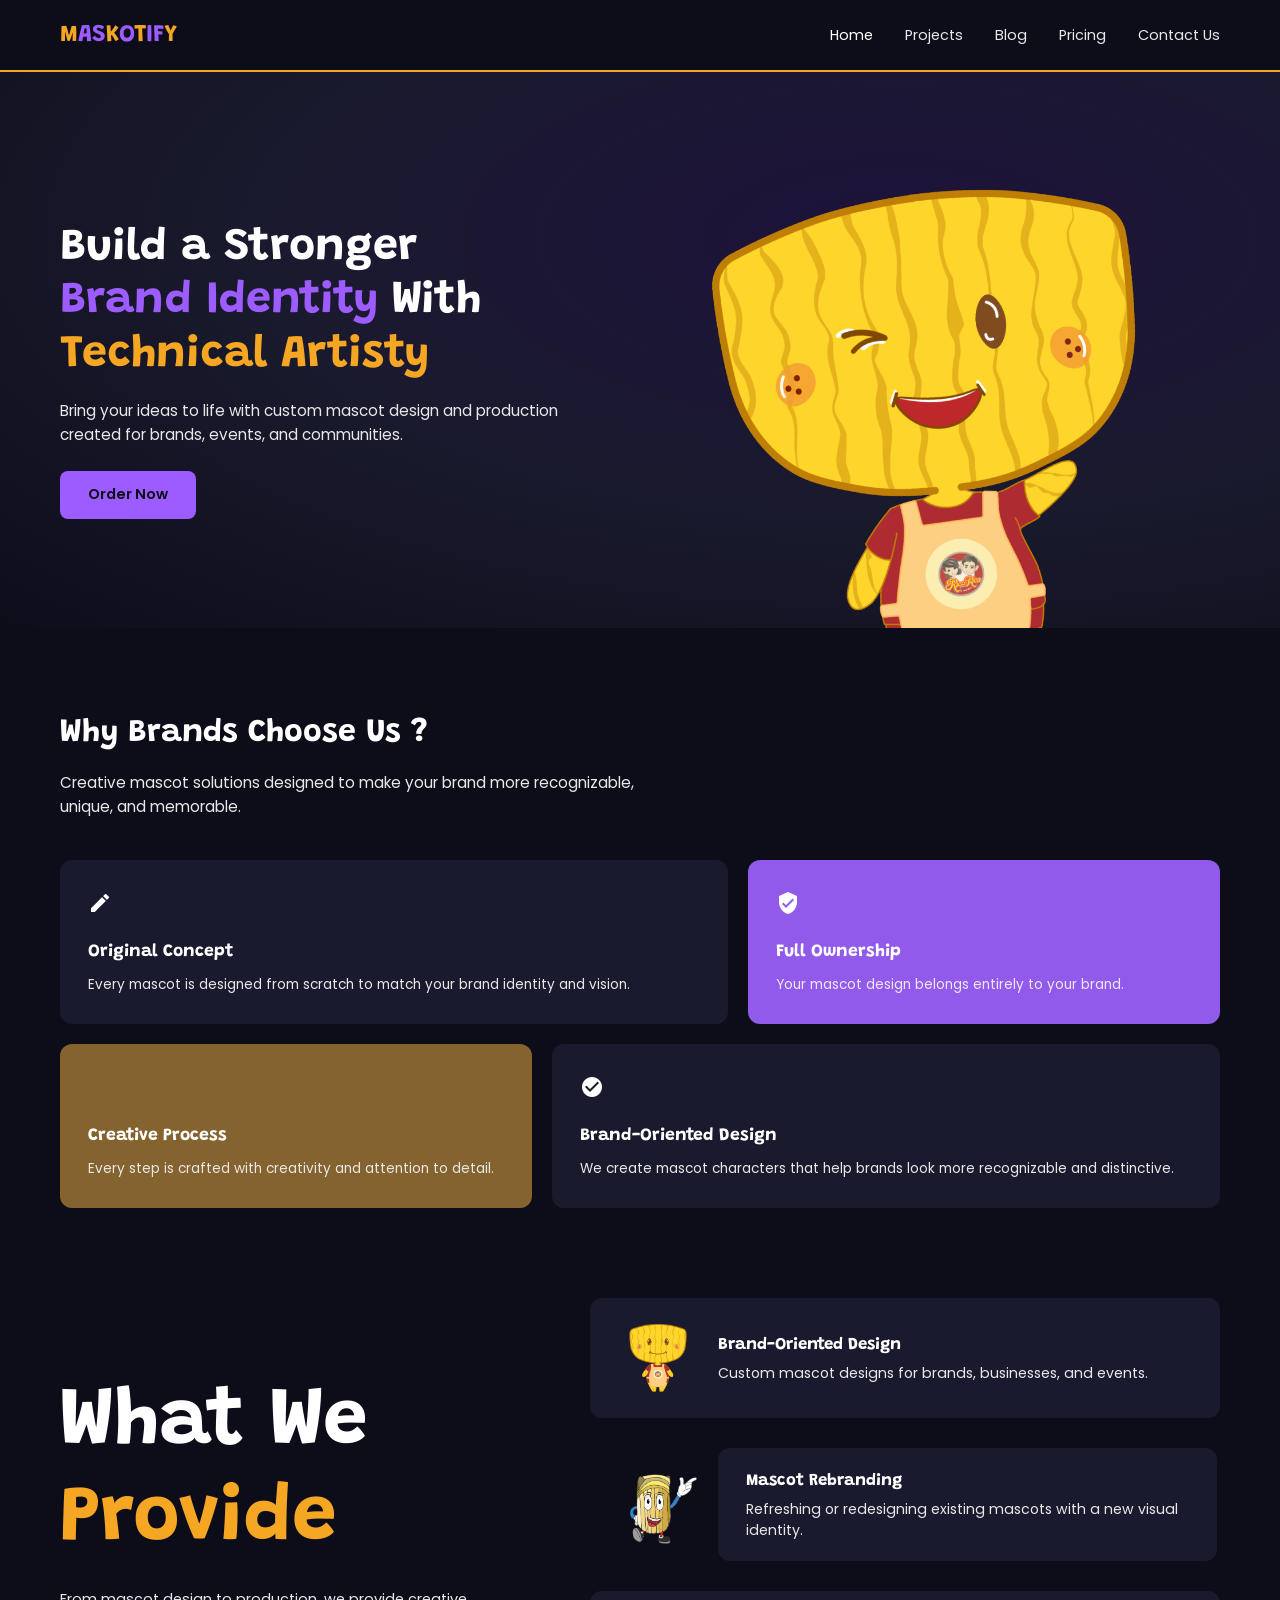
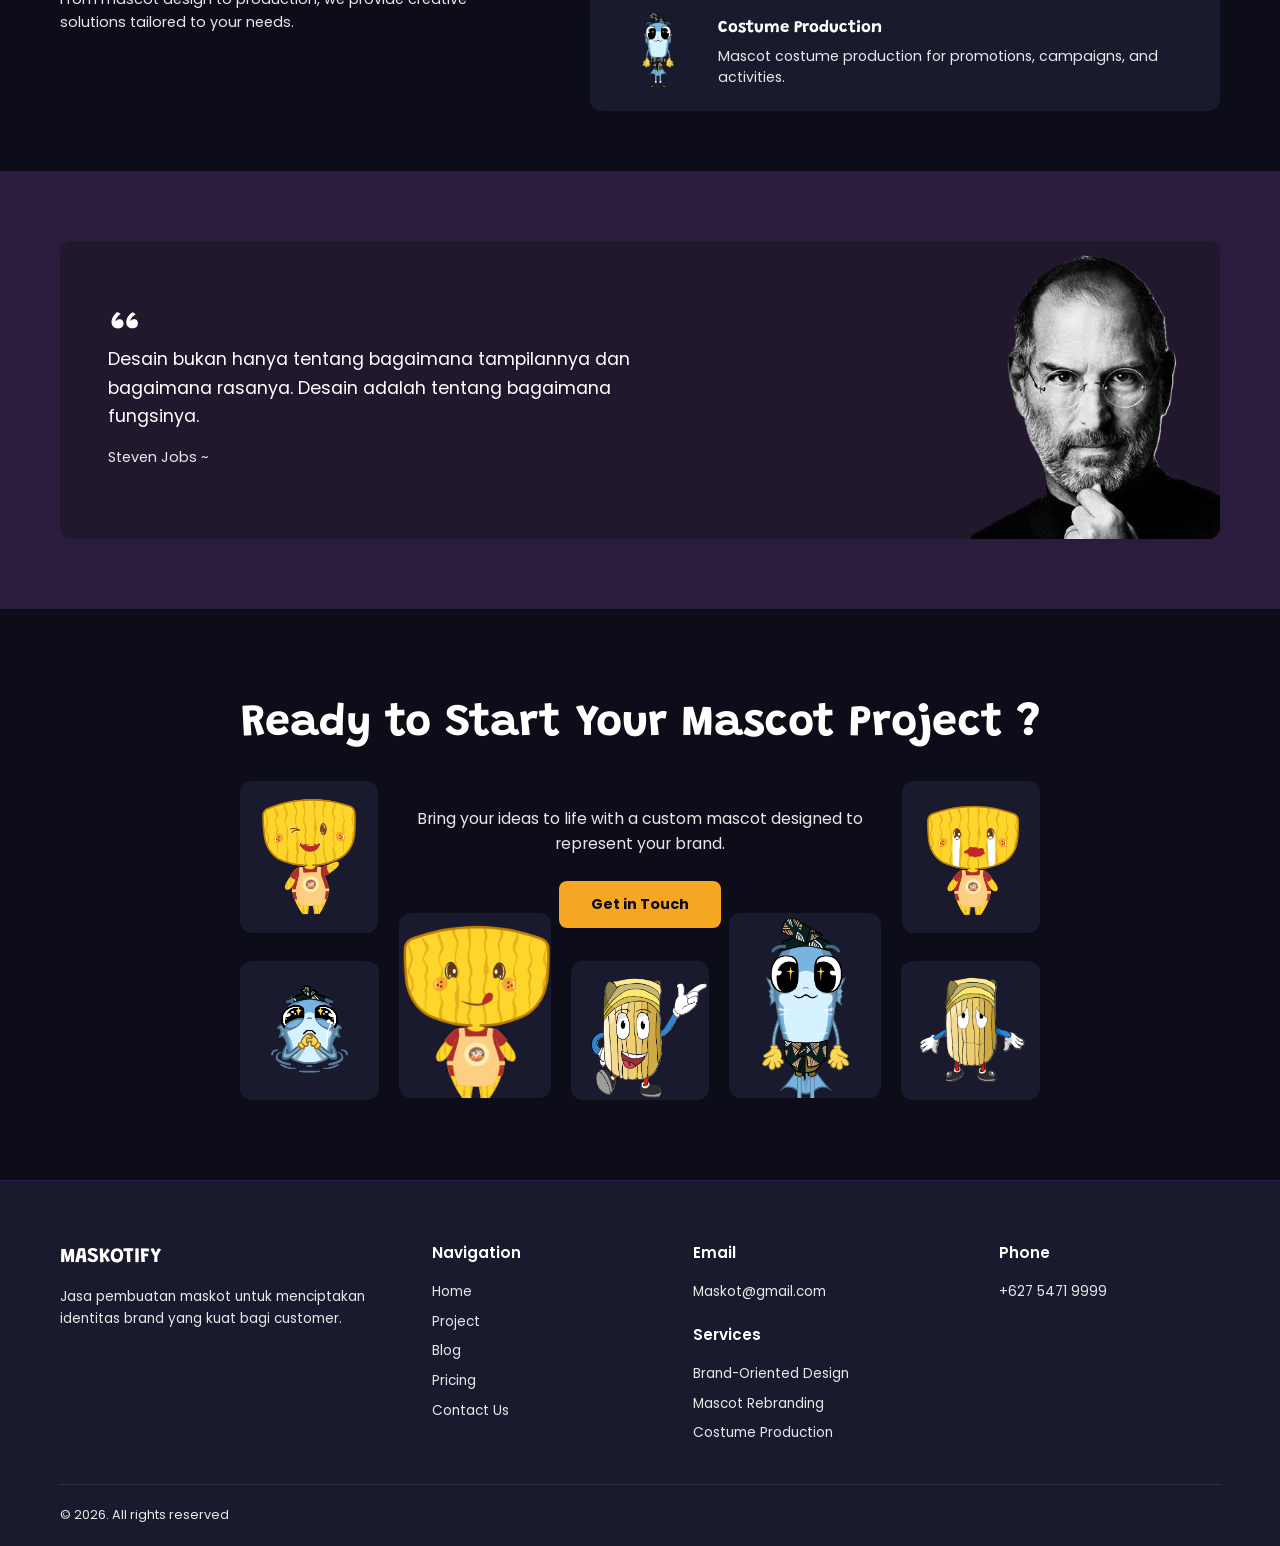
<file: index.html>
<!DOCTYPE html>
<html lang="id">
<head>
  <meta charset="UTF-8">
  <meta name="viewport" content="width=device-width, initial-scale=1.0">
  <title>Maskot Studio - Build a Stronger Brand Identity</title>
 <link rel='stylesheet' href='https://cdn-uicons.flaticon.com/3.0.0/uicons-regular-rounded/css/uicons-regular-rounded.css'>
  <link rel='stylesheet' href='https://cdn-uicons.flaticon.com/uicons-brands/css/uicons-brands.css'>
  <link href="https://fonts.googleapis.com/css2?family=Grandstander:wght@400;600;700&family=Poppins:wght@300;400;500;600;700&display=swap" rel="stylesheet">
  <link href="https://fonts.googleapis.com/icon?family=Material+Icons" rel="stylesheet">
  <link rel="stylesheet" href="./style/nav.css">
  <link rel="stylesheet" href="./style/style.css">
</head>
<body>

  <!-- NAVIGASI -->
  <nav class="navigasi">
    <div class="navigasi-wadah">
        <a href="/" class="navigasi-logo">M<span class="sorotan-ungu">AS</span>K<span class="sorotan-ungu">O</span>T<span class="sorotan-ungu">IF</span>Y</a>
      <ul class="navigasi-menu" id="navMenu">
        <li><a href="#" class="aktif">Home</a></li>
        <li><a href="projects.html">Projects</a></li>
        <li><a href="success-stories.html">Blog</a></li>
        <li><a href="pricing.html">Pricing</a></li>
        <li><a href="contact-us.html">Contact Us</a></li>
      </ul>
      <button class="navigasi-hamburger" id="navToggle" aria-label="Toggle menu">
        <span class="material-icons">menu</span>
      </button>
    </div>
  </nav>

  <!-- HERO -->
  <section class="bagian-hero">
    <div class="wadah">
      <div class="hero-grid">
        <div class="hero-konten">
          <h1 class="hero-judul">
            Build a Stronger
            <span class="sorotan-ungu"><br>Brand Identity</span> With
            <span class="sorotan-oranye">Technical Artisty</span>
          </h1>
          <p class="hero-deskripsi">
            Bring your ideas to life with custom mascot design and production created for brands, events, and communities.
          </p>
          <a href="#" class="tombol-utama">Order Now</a>
        </div>
        <div class="hero-gambar">
          <img src="assets/bikawiks-new.png" alt="Maskot Bika Wiks">
        </div>
      </div>
    </div>
  </section>

  <!-- KENAPA MEMILIH KAMI -->
  <section class="bagian-kenapa">
    <div class="wadah">
      <h2 class="bagian-judul">Why Brands Choose Us ?</h2>
      <p class="bagian-deskripsi">
        Creative mascot solutions designed to make your brand more recognizable, unique, and memorable.
      </p>
      <div class="kartu-grid">
        <div class="kartu">
          <div class="kartu-ikon">
            <span class="material-icons">edit</span>
          </div>
          <h3 class="kartu-judul">Original Concept</h3>
          <p class="kartu-teks">Every mascot is designed from scratch to match your brand identity and vision.</p>
        </div>
        <div class="kartu kartu-ungu">
          <div class="kartu-ikon">
            <span class="material-icons">verified_user</span>
          </div>
          <h3 class="kartu-judul">Full Ownership</h3>
          <p class="kartu-teks">Your mascot design belongs entirely to your brand.</p>
        </div>
        <div class="kartu kartu-kuning">
          <div class="kartu-ikon">
            <span class="material-icons">lightbulb</span>
          </div>
          <h3 class="kartu-judul">Creative Process</h3>
          <p class="kartu-teks">Every step is crafted with creativity and attention to detail.</p>
        </div>
        <div class="kartu">
          <div class="kartu-ikon">
            <span class="material-icons">check_circle</span>
          </div>
          <h3 class="kartu-judul">Brand-Oriented Design</h3>
          <p class="kartu-teks">We create mascot characters that help brands look more recognizable and distinctive.</p>
        </div>
      </div>
    </div>
  </section>

  <!-- APA YANG KAMI SEDIAKAN -->
  <section class="bagian-layanan">
    <div class="wadah">
      <div class="layanan-grid">
        <div class="layanan-kiri">
          <h2 class="layanan-judul">
            What We<br><span class="sorotan-oranye">Provide</span>
          </h2>
          <p class="layanan-sub">
            From mascot design to production, we provide creative solutions tailored to your needs.
          </p>
        </div>
        <div class="layanan-daftar">
          <div class="layanan-item">
            <img src="assets/bikasenyum.png" alt="Brand Design" class="layanan-item-gambar">
            <div>
              <h3 class="layanan-item-judul">Brand-Oriented Design</h3>
              <p class="layanan-item-teks">Custom mascot designs for brands, businesses, and events.</p>
            </div>
          </div>
          <div class="layanan-item-tengah">
            <img src="assets/kacanghappyio.png" alt="Rebranding" class="layanan-item-gambar">
            <div class="item-tengah-content">
              <h3 class="layanan-item-judul">Mascot Rebranding</h3>
              <p class="layanan-item-teks">Refreshing or redesigning existing mascots with a new visual identity.</p>
            </div>
          </div>
          <div class="layanan-item">
            <img src="assets/ikanhappy.png" alt="Costume" class="layanan-item-gambar">
            <div>
              <h3 class="layanan-item-judul">Costume Production</h3>
              <p class="layanan-item-teks">Mascot costume production for promotions, campaigns, and activities.</p>
            </div>
          </div>
        </div>
      </div>
    </div>
  </section>

  <!-- KUTIPAN -->
  <section class="bagian-kutipan">
    <div class="wadah">
      <div class="kutipan-card">
        <div class="kutipan-konten">
          <div class="kutipan-ikon">&ldquo;</div>
          <p class="kutipan-teks">
            Desain bukan hanya tentang bagaimana tampilannya dan bagaimana rasanya. Desain adalah tentang bagaimana fungsinya.
          </p>
          <p class="kutipan-penulis">Steven Jobs ~</p>
        </div>
        <div class="kutipan-gambar">
          <div class="placeholder-kutipan">
             <img src="assets/stevejobs.png" alt="Steve Jobs">
          </div>
        </div>
      </div>
    </div>
  </section>

  <!-- CTA -->
  <section class="bagian-cta">
    <div class="wadah">
      <h2 class="cta-judul">Ready to Start Your Mascot Project ?</h2>
      <div class="cta-tengah">
        <div class="cta-gambar-samping">
          <img src="assets/bikawiks.png" alt="Mascot">
        </div>
        <div class="cta-konten-tengah">
          <p class="cta-deskripsi">
            Bring your ideas to life with a custom mascot designed to represent your brand.
          </p>
          <a href="#" class="tombol-cta">Get in Touch</a>
        </div>
        <div class="cta-gambar-samping">
          <img src="assets/bikanangis.png" alt="Mascot">
        </div>
      </div>
      <div class="galeri-bawah">
        <div class="galeri-item galeri-margin"><img src="assets/ikansedih.png" alt="Mascot"></div>
        <div class="galeri-item galeri-item-height "><img src="assets/bikamelet.png" alt="Mascot"></div>
        <div class="galeri-item galeri-margin"><img src="assets/kacanghappyio.png" alt="Mascot"></div>
        <div class="galeri-item galeri-item-height"><img src="assets/ikanhappy.png" alt="Mascot"></div>
        <div class="galeri-item galeri-margin"><img src="assets/kacangsedih.png" alt="Mascot"></div>
      </div>
    </div>
  </section>

  <!-- FOOTER -->
  <footer class="footer">
    <div class="wadah">
      <div class="footer-grid">
        <div class="footer-kolom">
          <h3 class="footer-logo">MASKOTIFY</h3>
          <p class="footer-desc">Jasa pembuatan maskot untuk menciptakan identitas brand yang kuat bagi customer.</p>
         <div class="footer-social">
            <span><i class="fi-brands-instagram"></i></span>
            <span><i class="fi-brands-facebook"></i></span>
            <span><i class="fi-brands-whatsapp"></i></span>
            <span><i class="fi-brands-twitter"></i></span>
            </div>
        </div>
        <div class="footer-kolom">
          <h4 class="footer-heading">Navigation</h4>
          <ul class="footer-links">
            <li><a href="index.html">Home</a></li>
            <li><a href="projects.html">Project</a></li>
            <li><a href="success-stories.html">Blog</a></li>
            <li><a href="pricing.html">Pricing</a></li>
            <li><a href="contact-us.html">Contact Us</a></li>
          </ul>
        </div>
        <div class="footer-kolom">
          <h4 class="footer-heading">Email</h4>
          <p class="footer-info"><a href="mailto:Maskot@gmail.com">Maskot@gmail.com</a></p>
          <h4 class="footer-heading footer-heading-mt">Services</h4>
          <ul class="footer-links">
            <li>Brand-Oriented Design</li>
            <li>Mascot Rebranding</li>
            <li>Costume Production</li>
          </ul>
        </div>
        <div class="footer-kolom">
          <h4 class="footer-heading">Phone</h4>
          <p class="footer-info">+627 5471 9999</p>
        </div>
      </div>
      <div class="footer-bawah">
        <p class="footer-teks">&copy; 2026. All rights reserved</p>
      </div>
    </div>
  </footer>

  <!-- Script Hamburger Menu -->
  <script>
    const navToggle = document.getElementById('navToggle');
    const navMenu = document.getElementById('navMenu');
    navToggle.addEventListener('click', () => {
      navMenu.classList.toggle('tampil');
    });
  </script>

</body>
</html>
</file>
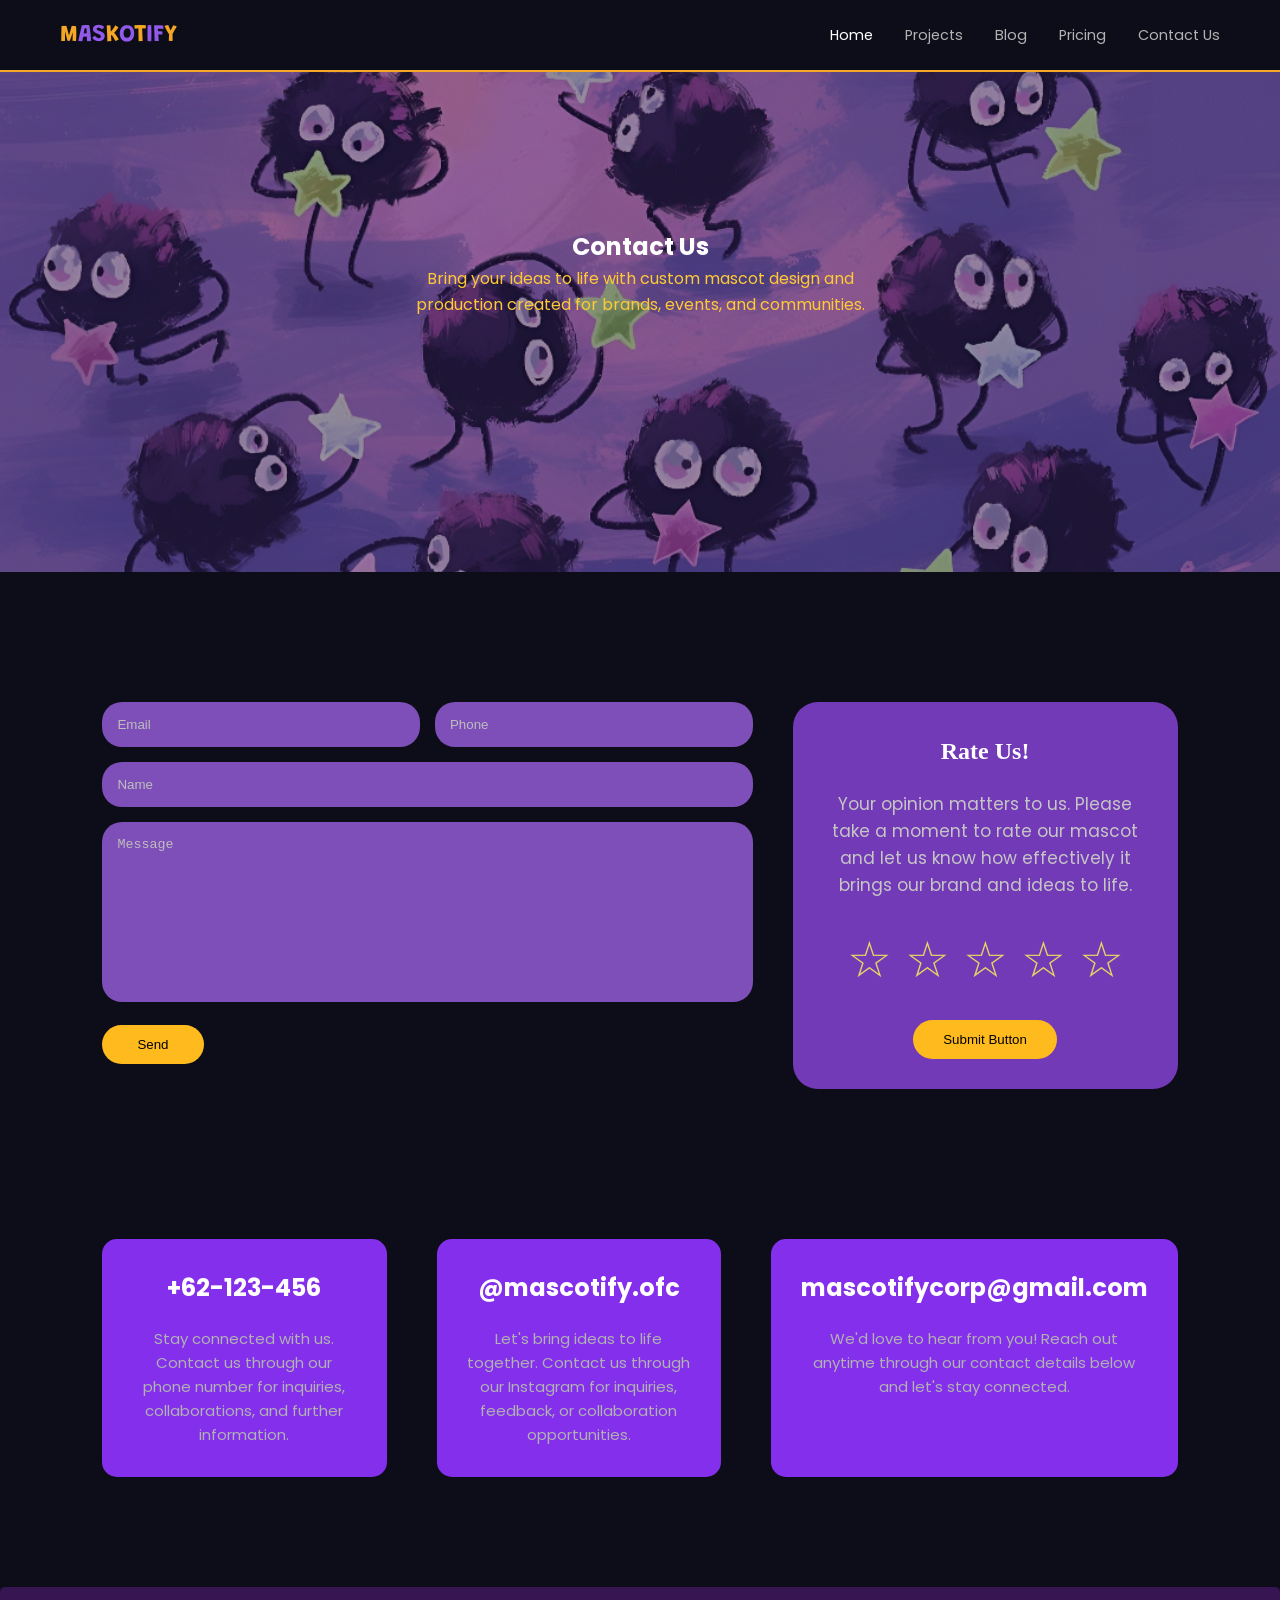
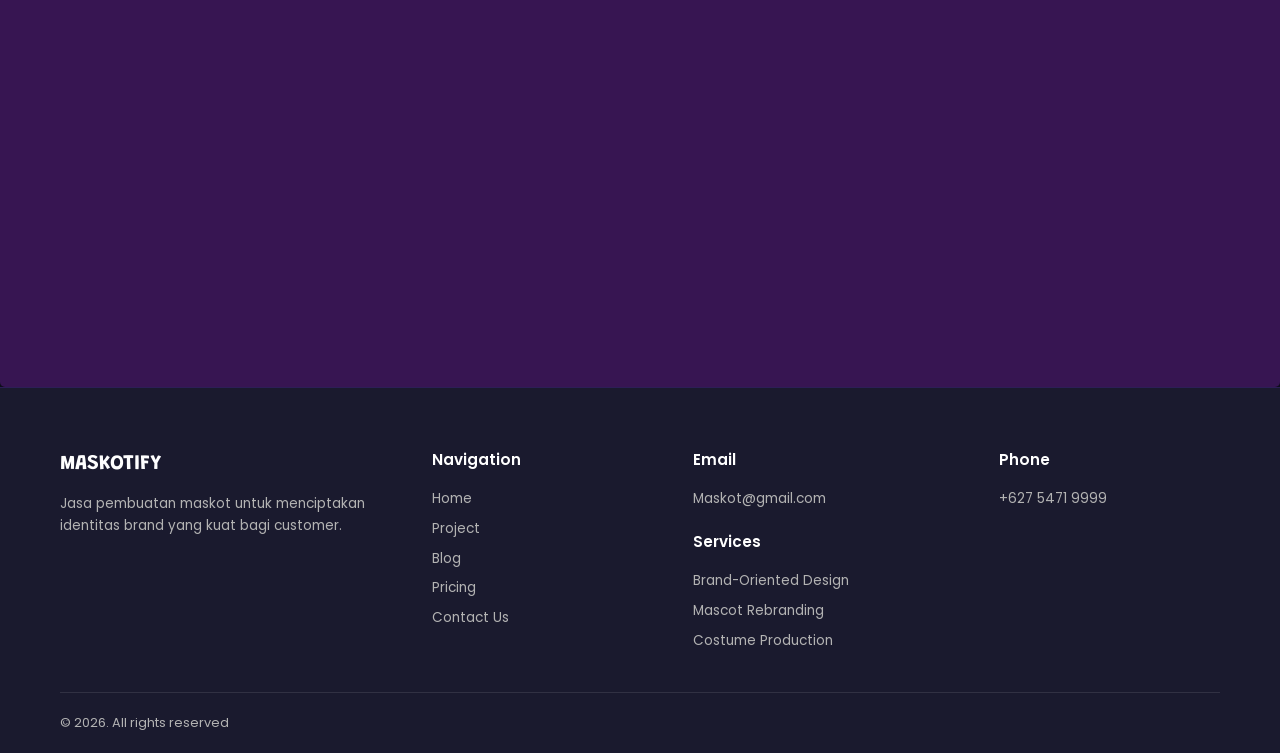
<file: contact-us.html>
<!DOCTYPE html>
<html lang="en">
<head>
    <meta charset="UTF-8">
    <meta name="viewport" content="width=device-width, initial-scale=1.0">
    <title>Contact Us</title>
    <link rel='stylesheet' href='https://cdn-uicons.flaticon.com/3.0.0/uicons-regular-rounded/css/uicons-regular-rounded.css'>
    <link rel='stylesheet' href='https://cdn-uicons.flaticon.com/uicons-brands/css/uicons-brands.css'>
    <link href="https://fonts.googleapis.com/css2?family=Grandstander:wght@400;600;700&family=Poppins:wght@300;400;500;600;700&display=swap" rel="stylesheet">
    <link href="https://fonts.googleapis.com/icon?family=Material+Icons" rel="stylesheet">
    <link rel="stylesheet" href="./style/nav.css">
    <link rel="stylesheet" href="./style/uas-contact-us.css">
</head>

<body>

  <!-- NAVIGASI -->
    <nav class="navigasi">
        <div class="navigasi-wadah">
        <a href="/" class="navigasi-logo">M<span class="sorotan-ungu">AS</span>K<span class="sorotan-ungu">O</span>T<span class="sorotan-ungu">IF</span>Y</a>
        <ul class="navigasi-menu" id="navMenu">
            <li><a href="index.html" class="aktif">Home</a></li>
            <li><a href="projects.html">Projects</a></li>
            <li><a href="success-stories.html">Blog</a></li>
            <li><a href="pricing.html">Pricing</a></li>
            <li><a href="contact-us.html">Contact Us</a></li>
        </ul>
        <button class="navigasi-hamburger" id="navToggle" aria-label="Toggle menu">
            <span class="material-icons">menu</span>
        </button>
        </div>
    </nav>

    <section class="atas">
        <div class="atasan">
            <h1>Contact Us</h1>
            <p>
                Bring your ideas to life with custom mascot
                design and production created for brands,
                events, and communities.
            </p>
        </div>
    </section>


<section class="kontak">
    <div class="kontaklagi">
        <div class="formbox">
            <div class="input">
                <input type="email" placeholder="Email">
                <input type="text" placeholder="Phone">
            </div>
            <input type="text" placeholder="Name">
            <textarea placeholder="Message"></textarea>
            <button>Send</button>
        </div>
        <div class="ratingbox">
            <h1>Rate Us!</h1>
            <p>
                Your opinion matters to us. Please take a moment to rate our mascot and let us know how effectively it brings our brand and ideas to life.
            </p>
            <div class="stars">
                ☆ ☆ ☆ ☆ ☆
            </div>
            <button>Submit Button</button>
        </div>
    </div>


    <div class="kotakinfo">
        <div class="kotak">
            <h2>+62-123-456</h2>
            <p>
                Stay connected with us. Contact us through our phone number for inquiries, collaborations, and further information.
            </p>
        </div>
        <div class="kotak">
            <h2>@mascotify.ofc</h2>
            <p>
                Let's bring ideas to life together. Contact us through our Instagram for inquiries, feedback, or collaboration opportunities.
            </p>
        </div>
        <div class="kotak">
            <h2>mascotifycorp@gmail.com</h2>
            <p>
                We'd love to hear from you! Reach out anytime through our contact details below and let's stay connected.
            </p>
        </div>
    </div>
</section>


<section class="penutup">
    <video autoplay muted loop playsinline>
        <source src="./assets/about-us/videoonloop.mp4" type="video/mp4">
    </video>
</section>

   <!-- FOOTER -->
  <footer class="footer">
    <div class="wadah">
      <div class="footer-grid">
        <div class="footer-kolom">
          <h3 class="footer-logo">MASKOTIFY</h3>
          <p class="footer-desc">Jasa pembuatan maskot untuk menciptakan identitas brand yang kuat bagi customer.</p>
           <div class="footer-social">
            <span><i class="fi-brands-instagram"></i></span>
            <span><i class="fi-brands-facebook"></i></span>
            <span><i class="fi-brands-whatsapp"></i></span>
            <span><i class="fi-brands-twitter"></i></span>
            </div>
        </div>
        <div class="footer-kolom">
          <h4 class="footer-heading">Navigation</h4>
          <ul class="footer-links">
            <li><a href="index.html">Home</a></li>
            <li><a href="#">Project</a></li>
            <li><a href="success-stories.html">Blog</a></li>
            <li><a href="pricing.html">Pricing</a></li>
            <li><a href="contact-us.html">Contact Us</a></li>
          </ul>
        </div>
        <div class="footer-kolom">
          <h4 class="footer-heading">Email</h4>
          <p class="footer-info"><a href="mailto:Maskot@gmail.com">Maskot@gmail.com</a></p>
          <h4 class="footer-heading footer-heading-mt">Services</h4>
          <ul class="footer-links">
            <li>Brand-Oriented Design</li>
            <li>Mascot Rebranding</li>
            <li>Costume Production</li>
          </ul>
        </div>
        <div class="footer-kolom">
          <h4 class="footer-heading">Phone</h4>
          <p class="footer-info">+627 5471 9999</p>
        </div>
      </div>
      <div class="footer-bawah">
        <p class="footer-teks">&copy; 2026. All rights reserved</p>
      </div>
    </div>
  </footer>

  <!-- Script Hamburger Menu -->
  <script>
    const navToggle = document.getElementById('navToggle');
    const navMenu = document.getElementById('navMenu');
    navToggle.addEventListener('click', () => {
      navMenu.classList.toggle('tampil');
    });
  </script>


</body>
</file>
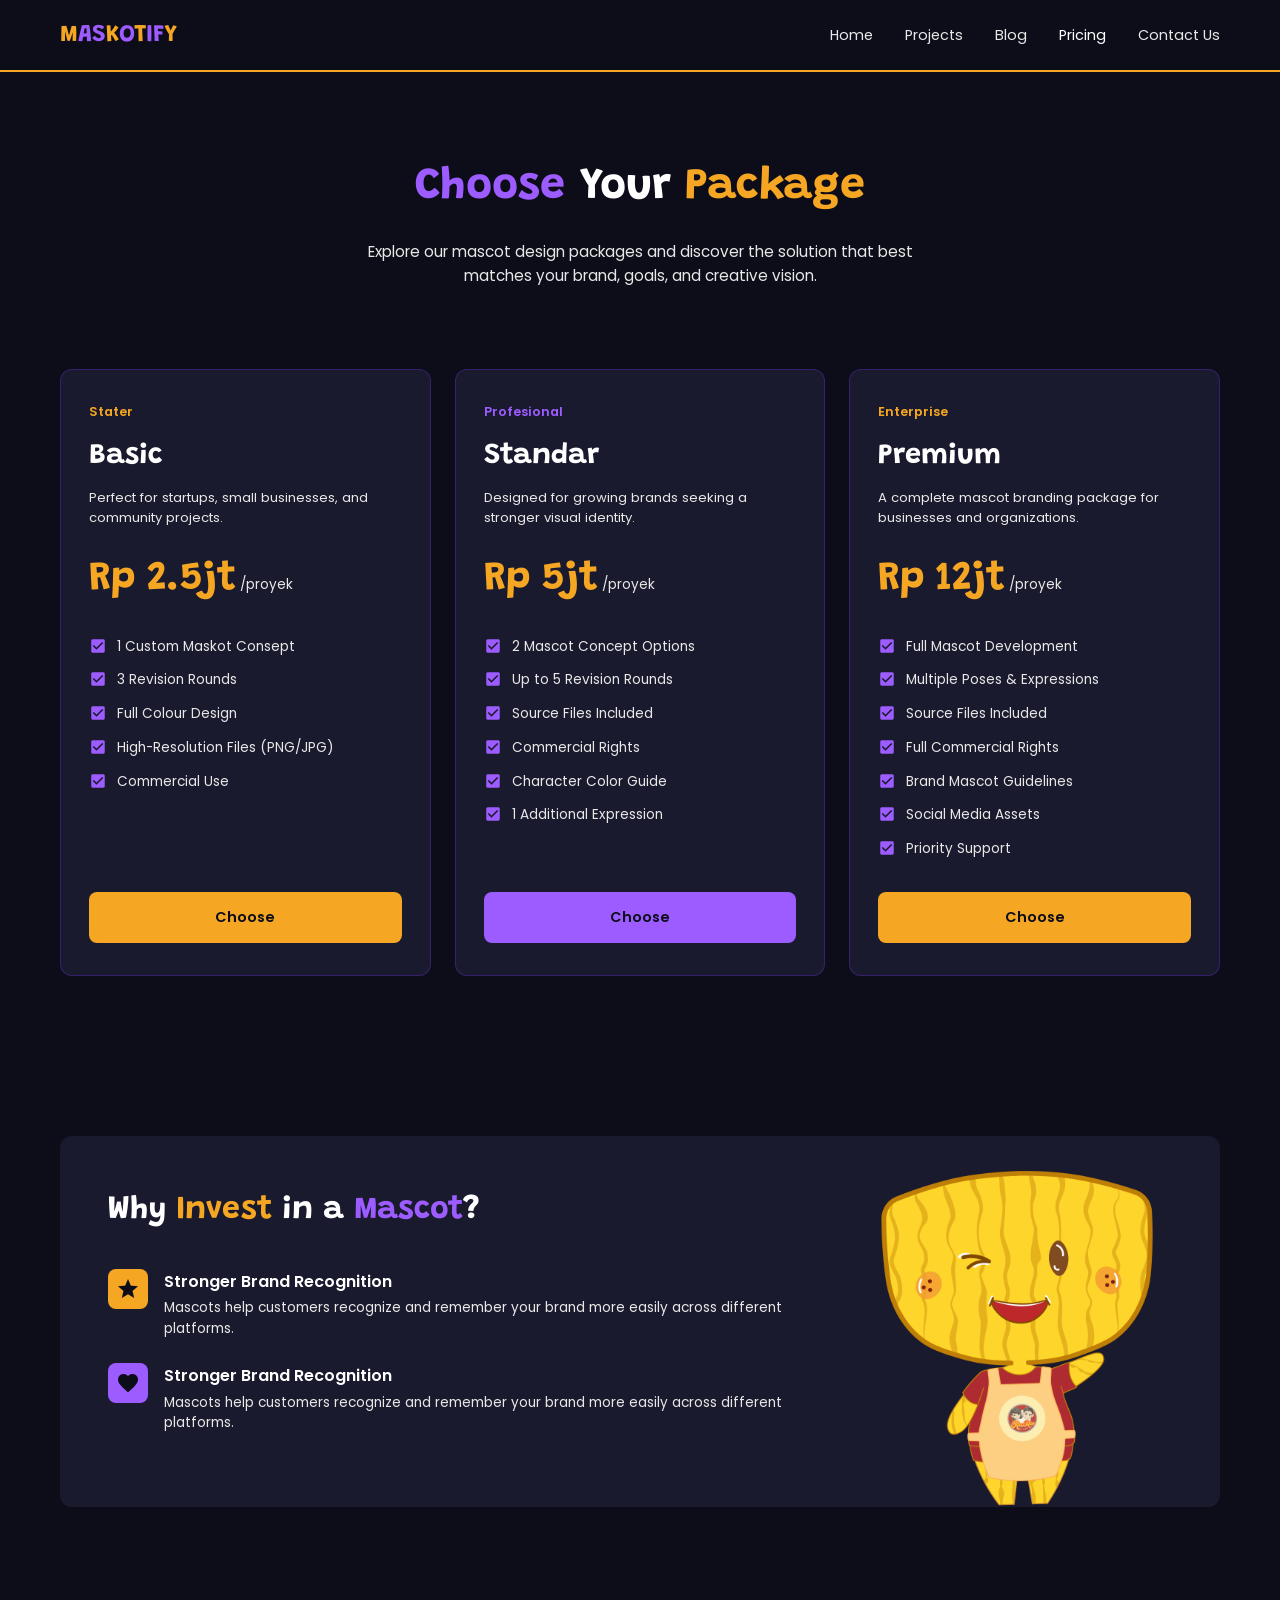
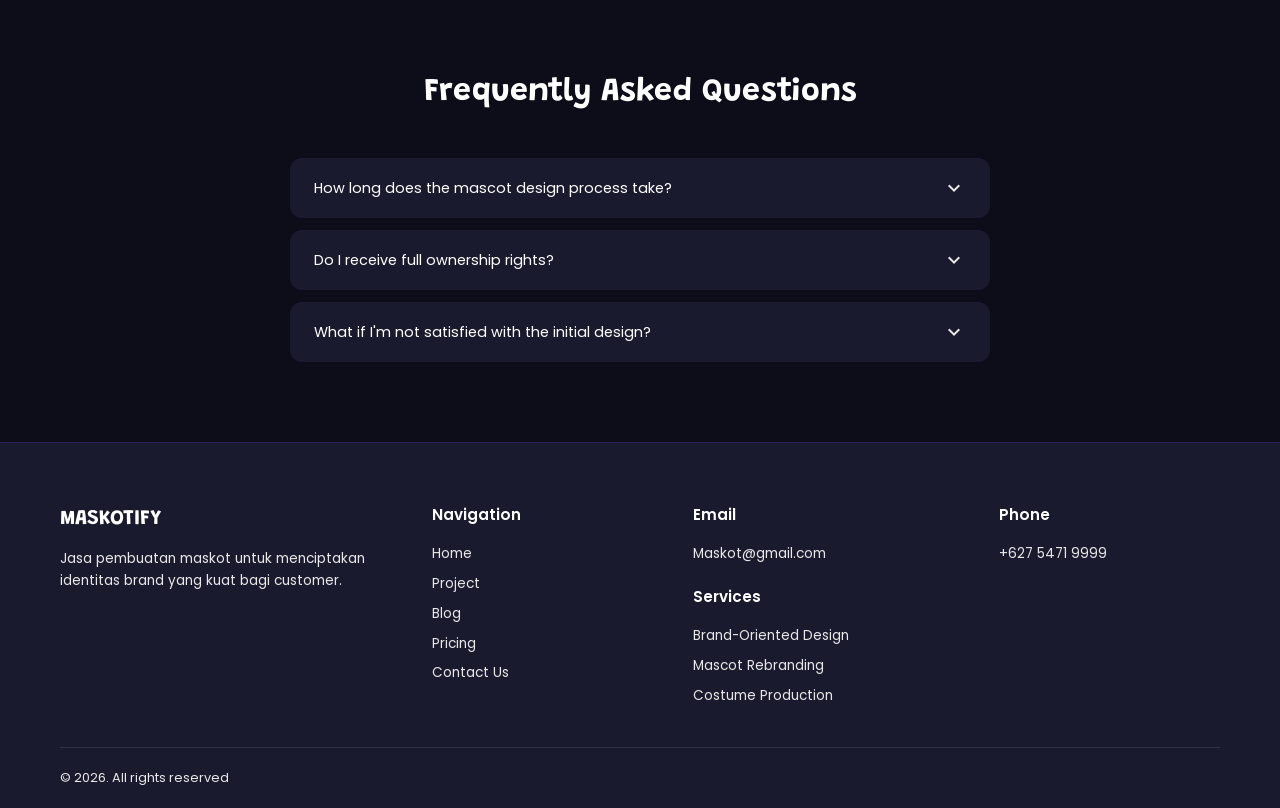
<file: pricing.html>
<!DOCTYPE html>
<html lang="id">
<head>
  <meta charset="UTF-8">
  <meta name="viewport" content="width=device-width, initial-scale=1.0">
  <title>Maskot Studio - Pricing</title>
  <link rel='stylesheet' href='https://cdn-uicons.flaticon.com/3.0.0/uicons-regular-rounded/css/uicons-regular-rounded.css'>
  <link rel='stylesheet' href='https://cdn-uicons.flaticon.com/uicons-brands/css/uicons-brands.css'>
  <link href="https://fonts.googleapis.com/css2?family=Grandstander:wght@400;600;700&family=Poppins:wght@300;400;500;600;700&display=swap" rel="stylesheet">
  <link href="https://fonts.googleapis.com/icon?family=Material+Icons" rel="stylesheet">
  <link rel="stylesheet" href="./style/nav.css">
  <link rel="stylesheet" href="./style/style.css">
</head>
<body>

  <!-- NAVIGASI -->
  <nav class="navigasi">
    <div class="navigasi-wadah">
        <a href="/" class="navigasi-logo">M<span class="sorotan-ungu">AS</span>K<span class="sorotan-ungu">O</span>T<span class="sorotan-ungu">IF</span>Y</a>
      <ul class="navigasi-menu" id="navMenu">
        <li><a href="index.html">Home</a></li>
        <li><a href="projects.html">Projects</a></li>
        <li><a href="success-stories.html">Blog</a></li>
        <li><a href="pricing.html" class="aktif">Pricing</a></li>
        <li><a href="contact-us.html">Contact Us</a></li>
      </ul>
      <button class="navigasi-hamburger" id="navToggle" aria-label="Toggle menu">
        <span class="material-icons">menu</span>
      </button>
    </div>
  </nav>

  <!-- PRICING HERO -->
  <section class="bagian-pricing-hero">
    <div class="wadah">
      <h1 class="pricing-judul">
        <span class="sorotan-ungu">Choose</span> Your <span class="sorotan-oranye">Package</span>
      </h1>
      <p class="pricing-deskripsi">
        Explore our mascot design packages and discover the solution that best matches your brand, goals, and creative vision.
      </p>
    </div>
  </section>

  <!-- PRICING CARDS -->
  <section class="bagian-pricing-cards">
    <div class="wadah">
      <div class="pricing-grid">
        <!-- Basic -->
        <div class="pricing-card">
          <span class="pricing-label pricing-label-oranye">Stater</span>
          <h2 class="pricing-nama">Basic</h2>
          <p class="pricing-card-desc">Perfect for startups, small businesses, and community projects.</p>
          <div class="pricing-harga">
            <span class="pricing-angka">Rp 2.5jt</span>
            <span class="pricing-periode">/proyek</span>
          </div>
          <ul class="pricing-fitur">
            <li><span class="material-icons pricing-check">check_box</span>1 Custom Maskot Consept</li>
            <li><span class="material-icons pricing-check">check_box</span>3 Revision Rounds</li>
            <li><span class="material-icons pricing-check">check_box</span>Full Colour Design</li>
            <li><span class="material-icons pricing-check">check_box</span>High-Resolution Files (PNG/JPG)</li>
            <li><span class="material-icons pricing-check">check_box</span>Commercial Use</li>
          </ul>
          <a href="#" class="pricing-btn pricing-btn-oranye">Choose</a>
        </div>

        <!-- Standar -->
        <div class="pricing-card">
          <span class="pricing-label pricing-label-ungu">Profesional</span>
          <h2 class="pricing-nama">Standar</h2>
          <p class="pricing-card-desc">Designed for growing brands seeking a stronger visual identity.</p>
          <div class="pricing-harga">
            <span class="pricing-angka">Rp 5jt</span>
            <span class="pricing-periode">/proyek</span>
          </div>
          <ul class="pricing-fitur">
            <li><span class="material-icons pricing-check">check_box</span>2 Mascot Concept Options</li>
            <li><span class="material-icons pricing-check">check_box</span>Up to 5 Revision Rounds</li>
            <li><span class="material-icons pricing-check">check_box</span>Source Files Included</li>
            <li><span class="material-icons pricing-check">check_box</span>Commercial Rights</li>
            <li><span class="material-icons pricing-check">check_box</span>Character Color Guide</li>
            <li><span class="material-icons pricing-check">check_box</span>1 Additional Expression</li>
          </ul>
          <a href="#" class="pricing-btn pricing-btn-ungu">Choose</a>
        </div>

        <!-- Premium -->
        <div class="pricing-card">
          <span class="pricing-label pricing-label-oranye">Enterprise</span>
          <h2 class="pricing-nama">Premium</h2>
          <p class="pricing-card-desc">A complete mascot branding package for businesses and organizations.</p>
          <div class="pricing-harga">
            <span class="pricing-angka">Rp 12jt</span>
            <span class="pricing-periode">/proyek</span>
          </div>
          <ul class="pricing-fitur">
            <li><span class="material-icons pricing-check">check_box</span>Full Mascot Development</li>
            <li><span class="material-icons pricing-check">check_box</span>Multiple Poses &amp; Expressions</li>
            <li><span class="material-icons pricing-check">check_box</span>Source Files Included</li>
            <li><span class="material-icons pricing-check">check_box</span>Full Commercial Rights</li>
            <li><span class="material-icons pricing-check">check_box</span>Brand Mascot Guidelines</li>
            <li><span class="material-icons pricing-check">check_box</span>Social Media Assets</li>
            <li><span class="material-icons pricing-check">check_box</span>Priority Support</li>
          </ul>
          <a href="#" class="pricing-btn pricing-btn-oranye">Choose</a>
        </div>
      </div>
    </div>
  </section>

  <!-- WHY INVEST -->
  <section class="bagian-invest">
    <div class="wadah">
      <div class="invest-card">
        <div class="invest-konten">
          <h2 class="invest-judul">
            Why <span class="sorotan-oranye">Invest</span> in a <span class="sorotan-ungu">Mascot</span>?
          </h2>
          <div class="invest-item">
            <div class="invest-ikon invest-ikon-oranye">
              <span class="material-icons">star</span>
            </div>
            <div>
              <h3 class="invest-item-judul">Stronger Brand Recognition</h3>
              <p class="invest-item-teks">Mascots help customers recognize and remember your brand more easily across different platforms.</p>
            </div>
          </div>
          <div class="invest-item">
            <div class="invest-ikon invest-ikon-ungu">
              <span class="material-icons">favorite</span>
            </div>
            <div>
              <h3 class="invest-item-judul">Stronger Brand Recognition</h3>
              <p class="invest-item-teks">Mascots help customers recognize and remember your brand more easily across different platforms.</p>
            </div>
          </div>
        </div>
        <div class="invest-gambar">
          <img src="assets/bikawiks.png" alt="Mascot">
        </div>
      </div>
    </div>
  </section>

  <!-- FAQ -->
  <section class="bagian-faq">
    <div class="wadah">
      <h2 class="faq-judul"><span class="sorotan-putih">Frequently Asked Questions</span></h2>
      <div class="faq-list">
        <div class="faq-item">
          <button class="faq-question" onclick="this.parentElement.classList.toggle('aktif')">
            <span>How long does the mascot design process take?</span>
            <span class="material-icons faq-arrow">expand_more</span>
          </button>
          <div class="faq-answer">
            <p>The design process typically takes 2-4 weeks depending on the complexity of the project and the package you choose.</p>
          </div>
        </div>
        <div class="faq-item">
          <button class="faq-question" onclick="this.parentElement.classList.toggle('aktif')">
            <span>Do I receive full ownership rights?</span>
            <span class="material-icons faq-arrow">expand_more</span>
          </button>
          <div class="faq-answer">
            <p>Yes, all our packages include full commercial rights and ownership of the mascot design.</p>
          </div>
        </div>
        <div class="faq-item">
          <button class="faq-question" onclick="this.parentElement.classList.toggle('aktif')">
            <span>What if I'm not satisfied with the initial design?</span>
            <span class="material-icons faq-arrow">expand_more</span>
          </button>
          <div class="faq-answer">
            <p>Every package includes revision rounds. We work closely with you to ensure the final design meets your expectations.</p>
          </div>
        </div>
      </div>
    </div>
  </section>

  <!-- FOOTER -->
  <footer class="footer">
    <div class="wadah">
      <div class="footer-grid">
        <div class="footer-kolom">
          <h3 class="footer-logo">MASKOTIFY</h3>
          <p class="footer-desc">Jasa pembuatan maskot untuk menciptakan identitas brand yang kuat bagi customer.</p>
            <div class="footer-social">
            <span><i class="fi-brands-instagram"></i></span>
            <span><i class="fi-brands-facebook"></i></span>
            <span><i class="fi-brands-whatsapp"></i></span>
            <span><i class="fi-brands-twitter"></i></span>
            </div>
        </div>
        <div class="footer-kolom">
          <h4 class="footer-heading">Navigation</h4>
          <ul class="footer-links">
            <li><a href="index.html">Home</a></li>
            <li><a href="#">Project</a></li>
            <li><a href="#">Blog</a></li>
            <li><a href="pricing.html">Pricing</a></li>
            <li><a href="#">Contact Us</a></li>
          </ul>
        </div>
        <div class="footer-kolom">
          <h4 class="footer-heading">Email</h4>
          <p class="footer-info"><a href="mailto:Maskot@gmail.com">Maskot@gmail.com</a></p>
          <h4 class="footer-heading footer-heading-mt">Services</h4>
          <ul class="footer-links">
            <li>Brand-Oriented Design</li>
            <li>Mascot Rebranding</li>
            <li>Costume Production</li>
          </ul>
        </div>
        <div class="footer-kolom">
          <h4 class="footer-heading">Phone</h4>
          <p class="footer-info">+627 5471 9999</p>
        </div>
      </div>
      <div class="footer-bawah">
        <p class="footer-teks">&copy; 2026. All rights reserved</p>
      </div>
    </div>
  </footer>

  <!-- Script Hamburger Menu -->
  <script>
    const navToggle = document.getElementById('navToggle');
    const navMenu = document.getElementById('navMenu');
    navToggle.addEventListener('click', () => {
      navMenu.classList.toggle('tampil');
    });
  </script>

</body>
</html>
</file>
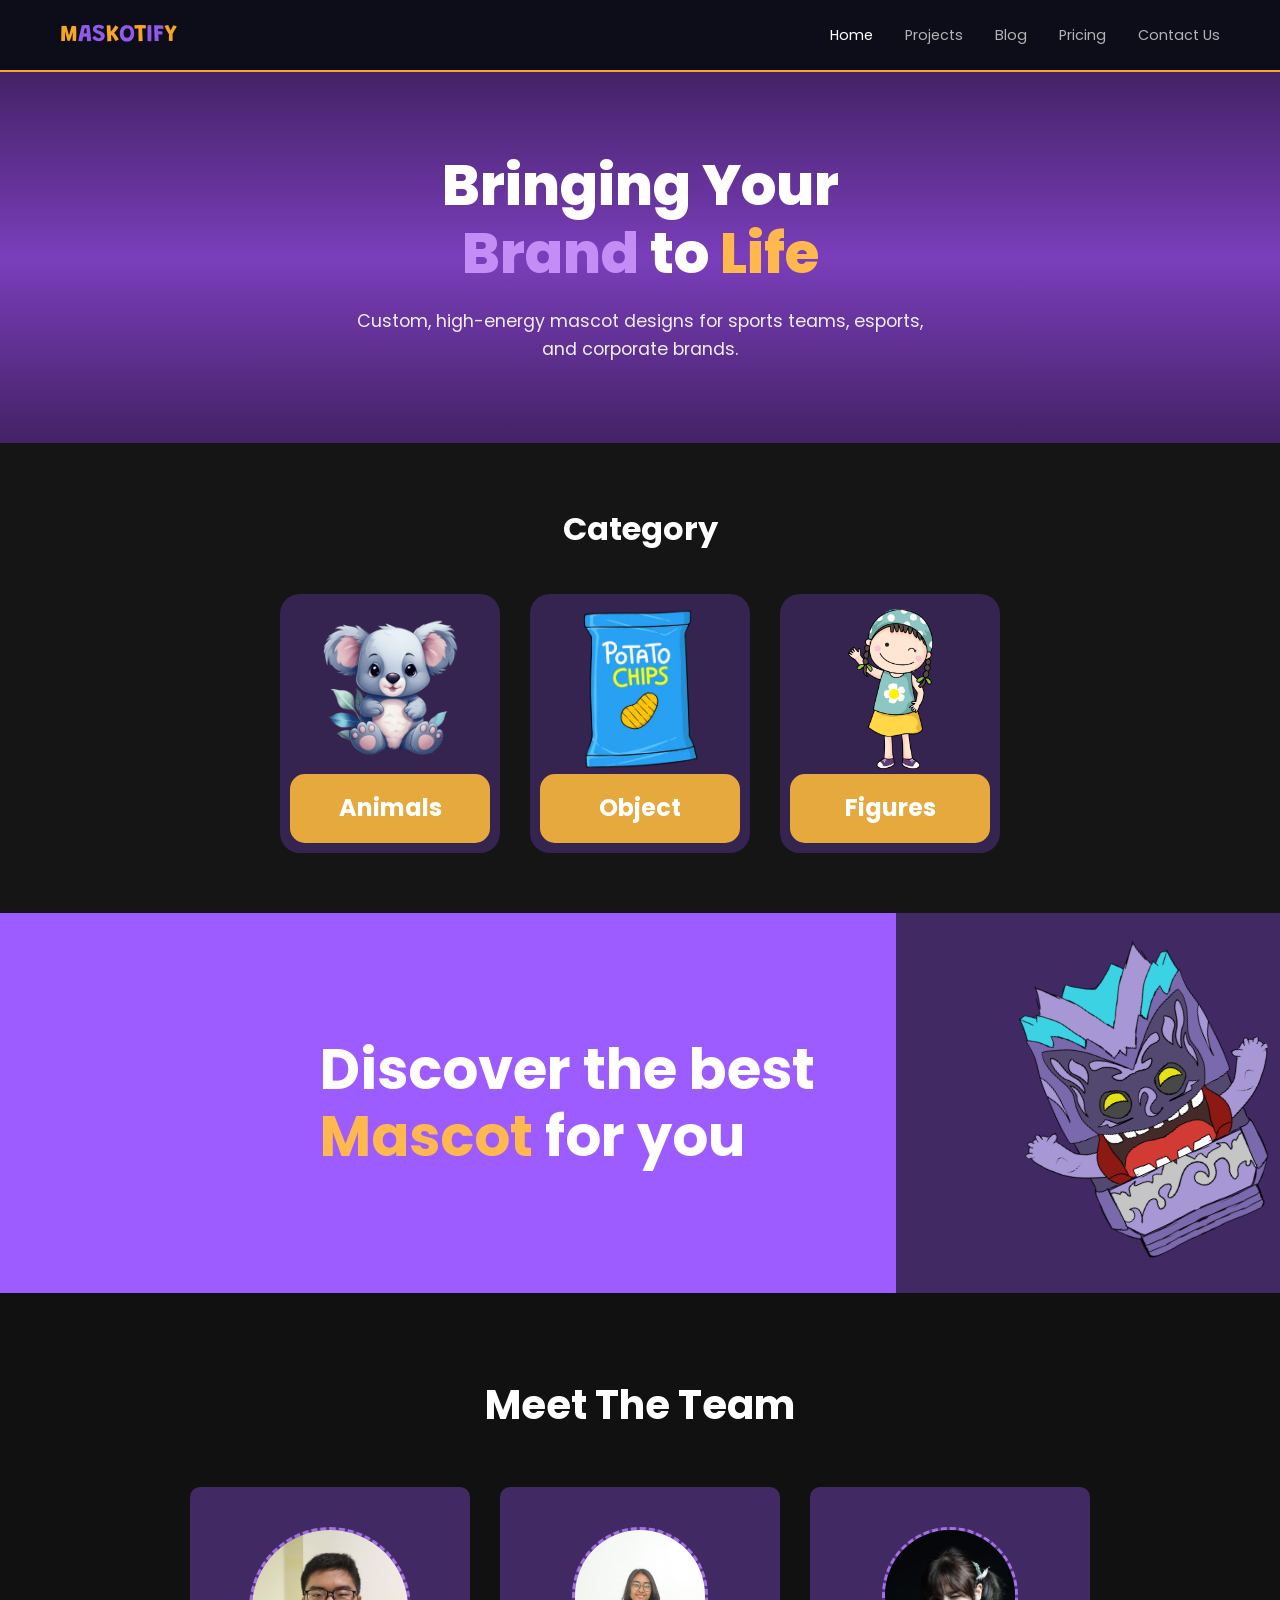
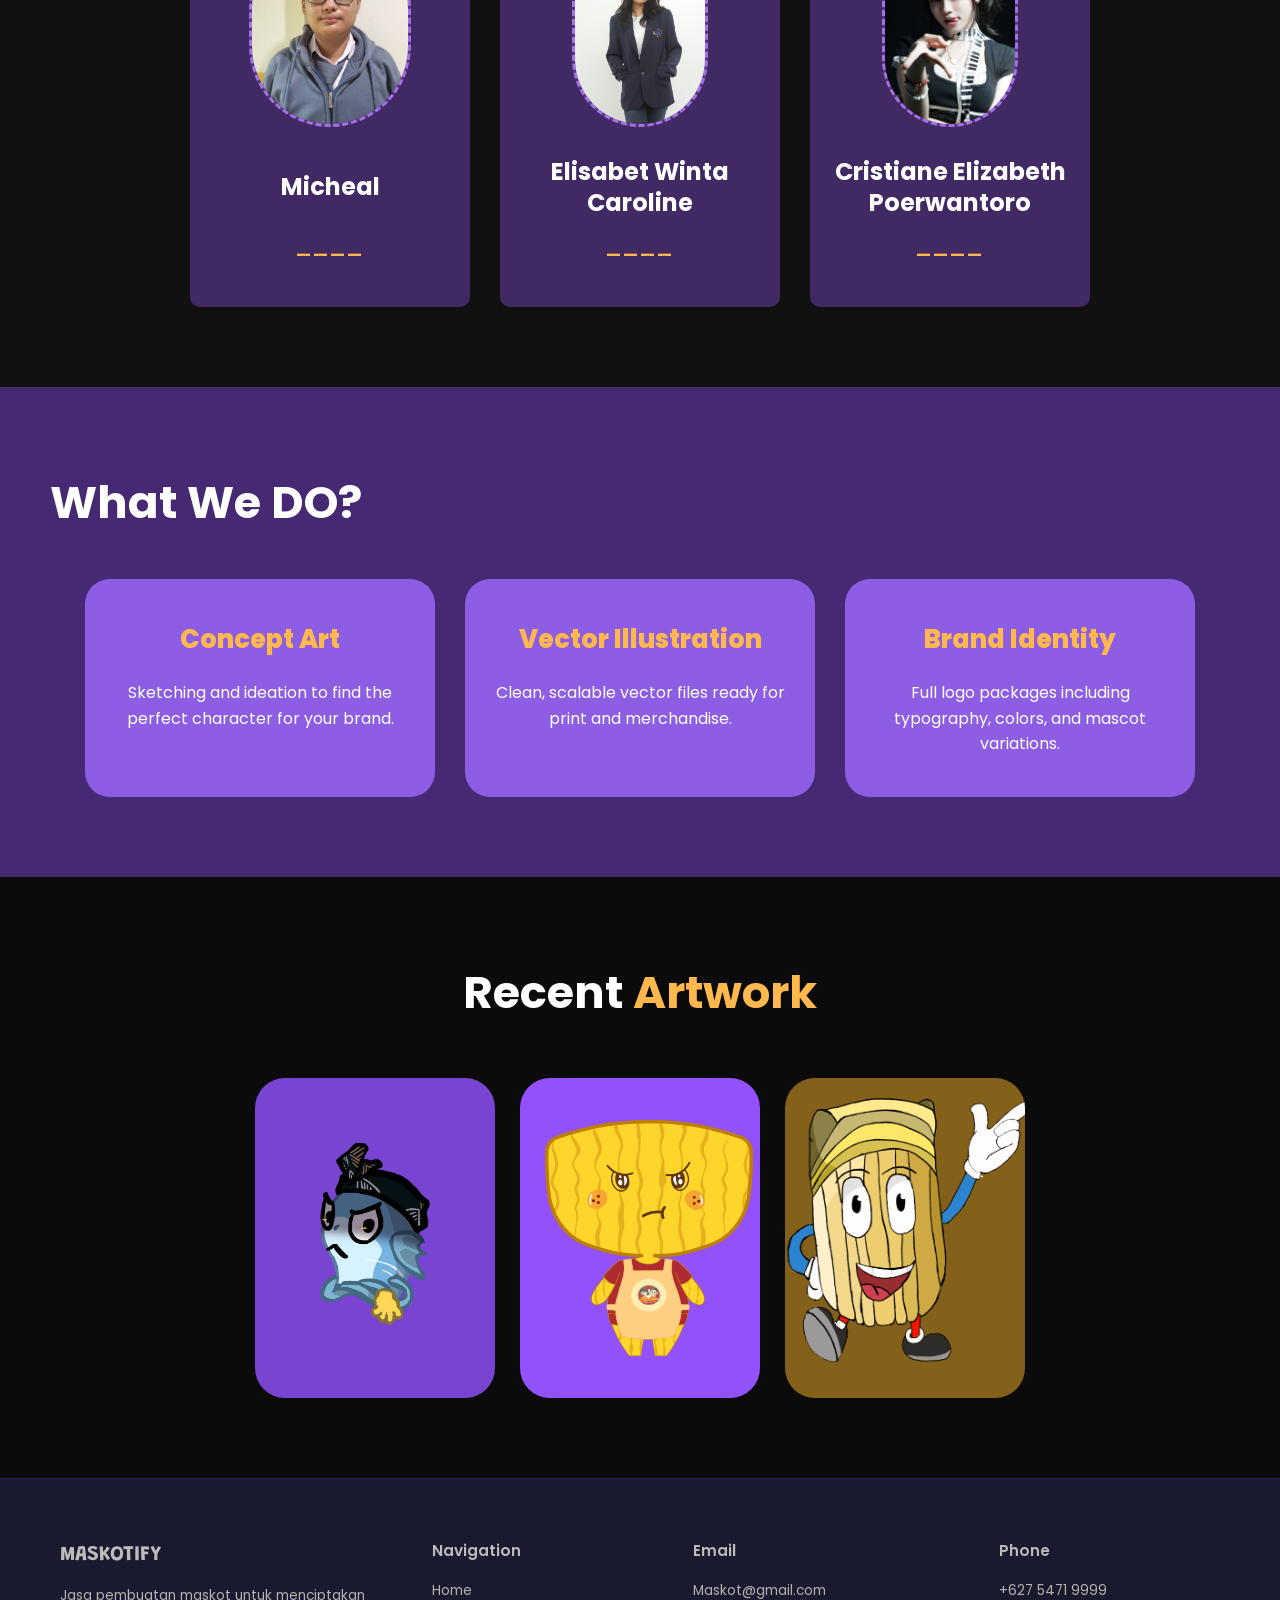
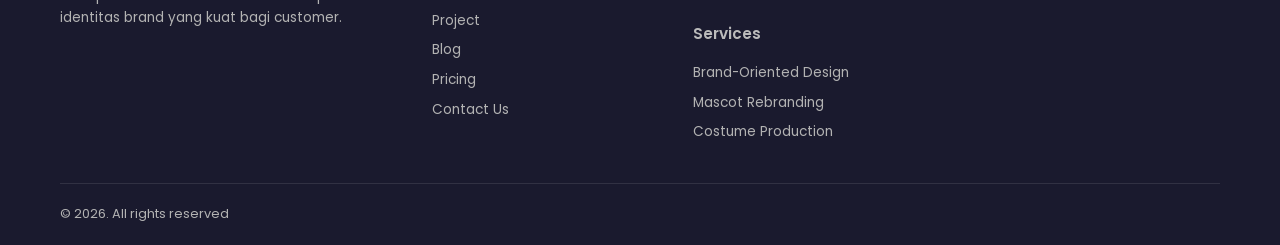
<file: projects.html>
<!DOCTYPE html>
<html lang="en">
<head>
    <meta charset="UTF-8">
    <meta name="viewport" content="width=device-width, initial-scale=1.0">
    <title>Mascot Design Project Page</title>
    <link rel='stylesheet' href='https://cdn-uicons.flaticon.com/3.0.0/uicons-regular-rounded/css/uicons-regular-rounded.css'>
    <link rel='stylesheet' href='https://cdn-uicons.flaticon.com/uicons-brands/css/uicons-brands.css'>
    <link href="https://fonts.googleapis.com/css2?family=Grandstander:wght@400;600;700&family=Poppins:wght@300;400;500;600;700&display=swap" rel="stylesheet">
    <link href="https://fonts.googleapis.com/icon?family=Material+Icons" rel="stylesheet">
    <link rel="stylesheet" href="./style/nav.css">
    <link rel="stylesheet" href="./style/projects.css">
    <style>
    </style>
</head>
<body>
  <!-- NAVIGASI -->
    <nav class="navigasi">
        <div class="navigasi-wadah">
        <a href="/" class="navigasi-logo">M<span class="sorotan-ungu">AS</span>K<span class="sorotan-ungu">O</span>T<span class="sorotan-ungu">IF</span>Y</a>
        <ul class="navigasi-menu" id="navMenu">
            <li><a href="index.html" class="aktif">Home</a></li>
            <li><a href="projects.html">Projects</a></li>
            <li><a href="success-stories.html">Blog</a></li>
            <li><a href="pricing.html">Pricing</a></li>
            <li><a href="contact-us.html">Contact Us</a></li>
        </ul>
        <button class="navigasi-hamburger" id="navToggle" aria-label="Toggle menu">
            <span class="material-icons">menu</span>
        </button>
        </div>
    </nav>

    <div class="hero">
        <h1>Bringing Your <br> <span class="text-purple">Brand</span> to <span class="text-yellow">Life</span></h1>
        <p>Custom, high-energy mascot designs for sports teams, esports, and corporate brands.</p>
    </div>

    <div class="categories">
        <h2>Category</h2>
        <div class="card-container">
            
            <div class="card">
                <img src="./assets/projects/animal.png" alt="Animals Category" class="card-img">
                <div class="card-label">Animals</div>
            </div>

            <div class="card">
                <img src="./assets/projects/object.png" alt="Object Category" class="card-img">
                <div class="card-label">Object</div>
            </div>

            <div class="card">
                <img src="./assets/projects/figure (2).png" alt="Figures Category" class="card-img">
                <div class="card-label">figures</div>
            </div>

        </div>
    </div>
    </div>

    <div class="cta">
        <div class="cta-left">
            <h2>Discover the best <br> <span class="text-yellow">Mascot</span> for you</h2>
        </div>
        <div class="cta-right">
            <img src="./assets/projects/Maskot add.png" alt="Featured Mascot Artwork" class="cta-img">
        </div>
    </div>

    <div class="team-section">
        <h2>Meet The Team</h2>
        <div class="team-container">
            
            <div class="team-card">
                <div class="avatar-img">
                    <img src="./assets/projects/Micheal.jpeg" alt="Photo (Micheal)" width="100px">
                </div>
                <h3>Micheal</h3>
                <div class="divider">————</div>
            </div>

            <div class="team-card">
                <div class="avatar-img">
                    <img src="./assets/projects/Eli.jpeg" alt="Photo (Elisabet)" width="100px">
                </div>
                <h3>Elisabet Winta Caroline</h3>
                <div class="divider">————</div>
            </div>

            <div class="team-card">
                <div class="avatar-img">
                    <img src="./assets/projects/Cristiane.jpeg" alt="Photo (Cristiane)" width="100px">
                </div>
                <h3>Cristiane Elizabeth Poerwantoro</h3>
                <div class="divider">————</div>
            </div>

        </div>
    </div>

    <div class="services-section">
        <h2>What We DO?</h2>
        <div class="services-container">
            
            <div class="service-card">
                <h3>Concept Art</h3>
                <p>Sketching and ideation to find the perfect character for your brand.</p>
            </div>

            <div class="service-card">
                <h3>Vector Illustration</h3>
                <p>Clean, scalable vector files ready for print and merchandise.</p>
            </div>

            <div class="service-card">
                <h3>Brand Identity</h3>
                <p>Full logo packages including typography, colors, and mascot variations.</p>
            </div>

        </div>
    </div>

    <div class="artwork-section">
        <h2>Recent <span class="text-yellow">Artwork</span></h2>
        <div class="artwork-container">
            
            <div class="artwork-card art-bg-purple">
                <div class="artwork-placeholder">
                    <img src="./assets/projects/mascot ngambek.png" alt="Artwork 1">
                </div>
            </div>

            <div class="artwork-card art-bg-lightpurple">
                <div class="artwork-placeholder">
                    <img src="./assets/projects/Artboard 5.png" alt="Artwork 2">
                </div>
            </div>

            <div class="artwork-card art-bg-brown">
                <div class="artwork-placeholder">
                    <img src="./assets/projects/Maskot Micheal.png" alt="Artwork 3">
                </div>
            </div>

        </div>
    </div>

   <!-- FOOTER -->
    <footer class="footer">
        <div class="wadah">
        <div class="footer-grid">
            <div class="footer-kolom">
            <h3 class="footer-logo">MASKOTIFY</h3>
            <p class="footer-desc">Jasa pembuatan maskot untuk menciptakan identitas brand yang kuat bagi customer.</p>
             <div class="footer-social">
            <span><i class="fi-brands-instagram"></i></span>
            <span><i class="fi-brands-facebook"></i></span>
            <span><i class="fi-brands-whatsapp"></i></span>
            <span><i class="fi-brands-twitter"></i></span>
            </div>
            </div>
            <div class="footer-kolom">
            <h4 class="footer-heading">Navigation</h4>
            <ul class="footer-links">
                <li><a href="index.html">Home</a></li>
                <li><a href="projects.html">Project</a></li>
                <li><a href="success-stories.html">Blog</a></li>
                <li><a href="pricing.html">Pricing</a></li>
                <li><a href="contact-us.html">Contact Us</a></li>
            </ul>
            </div>
            <div class="footer-kolom">
            <h4 class="footer-heading">Email</h4>
            <p class="footer-info"><a href="mailto:Maskot@gmail.com">Maskot@gmail.com</a></p>
            <h4 class="footer-heading footer-heading-mt">Services</h4>
            <ul class="footer-links">
                <li>Brand-Oriented Design</li>
                <li>Mascot Rebranding</li>
                <li>Costume Production</li>
            </ul>
            </div>
            <div class="footer-kolom">
            <h4 class="footer-heading">Phone</h4>
            <p class="footer-info">+627 5471 9999</p>
            </div>
        </div>
        <div class="footer-bawah">
            <p class="footer-teks">&copy; 2026. All rights reserved</p>
        </div>
        </div>
    </footer>
</body>
</html>
</file>
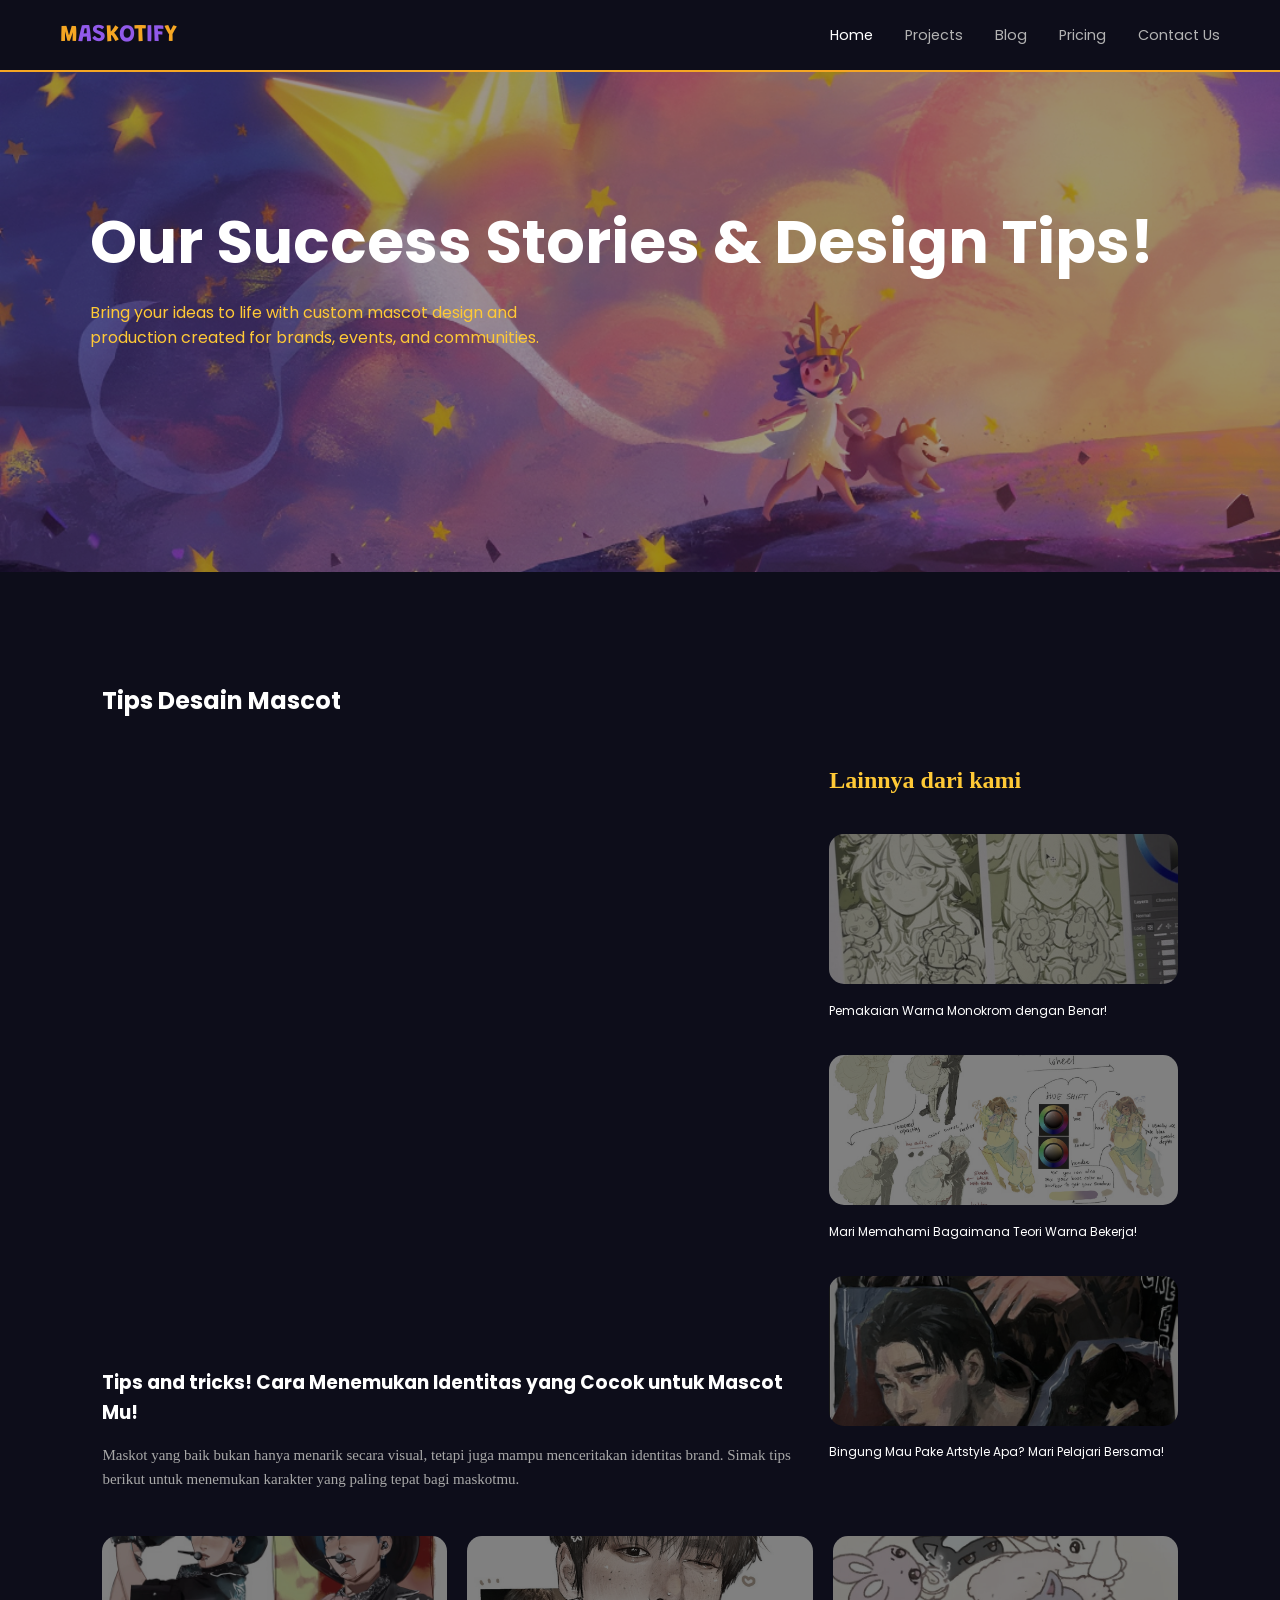
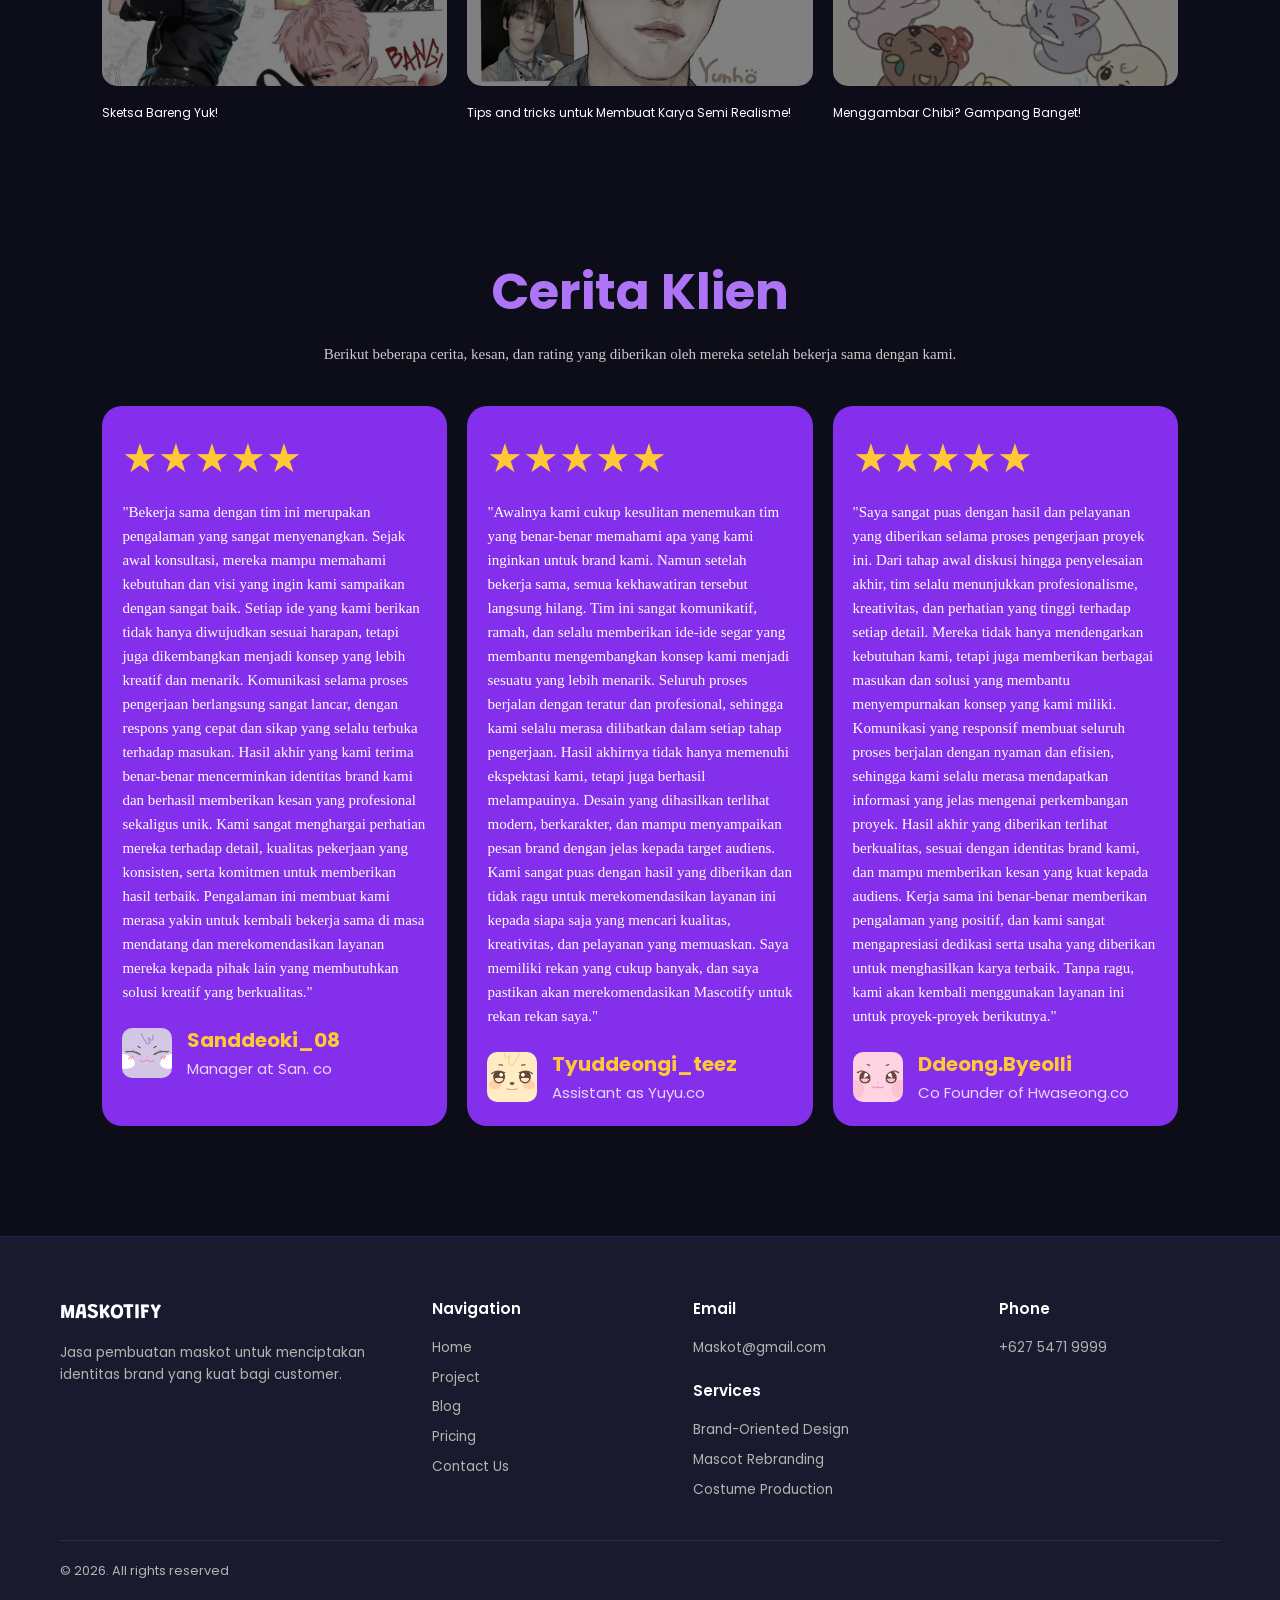
<file: success-stories.html>
<!DOCTYPE html>
<html lang="en">
<head>
    <meta charset="UTF-8">
    <meta name="viewport" content="width=device-width, initial-scale=1.0">
    <title>Blog</title>
 <link rel='stylesheet' href='https://cdn-uicons.flaticon.com/3.0.0/uicons-regular-rounded/css/uicons-regular-rounded.css'>
    <link rel='stylesheet' href='https://cdn-uicons.flaticon.com/uicons-brands/css/uicons-brands.css'>
    <link href="https://fonts.googleapis.com/css2?family=Grandstander:wght@400;600;700&family=Poppins:wght@300;400;500;600;700&display=swap" rel="stylesheet">
    <link href="https://fonts.googleapis.com/icon?family=Material+Icons" rel="stylesheet">
    <link rel="stylesheet" href="./style/uas-success-stories.css">
    <link rel="stylesheet" href="./style/nav.css">
</head>

<body>

      <!-- NAVIGASI -->
    <nav class="navigasi">
        <div class="navigasi-wadah">
        <a href="/" class="navigasi-logo">M<span class="sorotan-ungu">AS</span>K<span class="sorotan-ungu">O</span>T<span class="sorotan-ungu">IF</span>Y</a>
        <ul class="navigasi-menu" id="navMenu">
            <li><a href="index.html" class="aktif">Home</a></li>
            <li><a href="projects.html">Projects</a></li>
            <li><a href="success-stories.html">Blog</a></li>
            <li><a href="pricing.html">Pricing</a></li>
            <li><a href="contact-us.html">Contact Us</a></li>
        </ul>
        <button class="navigasi-hamburger" id="navToggle" aria-label="Toggle menu">
            <span class="material-icons">menu</span>
        </button>
        </div>
    </nav>

    <section class="atas">
        <div class="atasan">
            <h1>Our Success Stories & Design Tips!</h1>
            <p>
                Bring your ideas to life with custom mascot
                design and production created for brands,
                events, and communities.
            </p>
        </div>
    </section>


    <section class="tips">
    <h1>Tips Desain Mascot</h1>
    <div class="tipskotak">
    <div class="blog">
            <video autoplay muted loop playsinline>
            <source src="./assets/about-us/kontenbesar.mp4" type="video/mp4"></video>
            <h3>
                Tips and tricks! Cara Menemukan Identitas yang Cocok
                untuk Mascot Mu!
            </h3>
            <p>
                Maskot yang baik bukan hanya menarik secara visual, tetapi juga mampu menceritakan identitas brand. Simak tips berikut untuk menemukan karakter yang paling tepat bagi maskotmu.
            </p>
        </div>
        
        <div class="sidebar">
            <h2>Lainnya dari kami</h2>
            <div class="minipost">
                <img src="./assets/about-us/konten1.jpg" alt="">
                <p>Pemakaian Warna Monokrom dengan Benar!</p>
            </div>

            <div class="minipost">
                <img src="./assets/about-us/konten2.jpg" alt="">
                <p>Mari Memahami Bagaimana Teori Warna Bekerja!</p>
            </div>

            <div class="minipost">
                <img src="./assets/about-us/konten3.jpg" alt="">
                <p>Bingung Mau Pake Artstyle Apa? Mari Pelajari Bersama!</p>
            </div>
        </div>
    </div>


     <div class="tipsbawah">
        <div class="smallcard">
            <img src="./assets/about-us/konten4.jpg" alt="">
            <p>Sketsa Bareng Yuk!</p>
        </div>
        <div class="smallcard">
            <img src="./assets/about-us/konten5.jpg" alt="">
            <p>Tips and tricks untuk Membuat Karya Semi Realisme!</p>
        </div>
        <div class="smallcard">
            <img src="./assets/about-us/konten6.jpg" alt="">
            <p>Menggambar Chibi? Gampang Banget!</p>
        </div>
    </div>
</section>


<section class="testimoni">
    <h1><b>Cerita Klien</b></h1>
    <p>Berikut beberapa cerita, kesan, dan rating yang diberikan oleh mereka setelah bekerja sama dengan kami.</p>
    <div class="testikotak">
        <div class="testicard">
            <div class="stars">★★★★★</div>
            <p>"Bekerja sama dengan tim ini merupakan pengalaman yang sangat menyenangkan. Sejak awal konsultasi, mereka mampu memahami kebutuhan dan visi yang ingin kami sampaikan dengan sangat baik. Setiap ide yang kami berikan tidak hanya diwujudkan sesuai harapan, tetapi juga dikembangkan menjadi konsep yang lebih kreatif dan menarik. Komunikasi selama proses pengerjaan berlangsung sangat lancar, dengan respons yang cepat dan sikap yang selalu terbuka terhadap masukan. Hasil akhir yang kami terima benar-benar mencerminkan identitas brand kami dan berhasil memberikan kesan yang profesional sekaligus unik. Kami sangat menghargai perhatian mereka terhadap detail, kualitas pekerjaan yang konsisten, serta komitmen untuk memberikan hasil terbaik. Pengalaman ini membuat kami merasa yakin untuk kembali bekerja sama di masa mendatang dan merekomendasikan layanan mereka kepada pihak lain yang membutuhkan solusi kreatif yang berkualitas."
            </p>
            <div class="user">
                <img src="./assets/about-us/sandeoki profile.jpg" alt="">
                <div>
                    <h4>Sanddeoki_08</h4>
                    <span>Manager at San. co</span>
                </div>
            </div>
        </div>
            <div class="testicard">
            <div class="stars">★★★★★</div>
            <p> "Awalnya kami cukup kesulitan menemukan tim yang benar-benar memahami apa yang kami inginkan untuk brand kami. Namun setelah bekerja sama, semua kekhawatiran tersebut langsung hilang. Tim ini sangat komunikatif, ramah, dan selalu memberikan ide-ide segar yang membantu mengembangkan konsep kami menjadi sesuatu yang lebih menarik. Seluruh proses berjalan dengan teratur dan profesional, sehingga kami selalu merasa dilibatkan dalam setiap tahap pengerjaan. Hasil akhirnya tidak hanya memenuhi ekspektasi kami, tetapi juga berhasil melampauinya. Desain yang dihasilkan terlihat modern, berkarakter, dan mampu menyampaikan pesan brand dengan jelas kepada target audiens. Kami sangat puas dengan hasil yang diberikan dan tidak ragu untuk merekomendasikan layanan ini kepada siapa saja yang mencari kualitas, kreativitas, dan pelayanan yang memuaskan. Saya memiliki rekan yang cukup banyak, dan saya pastikan akan merekomendasikan Mascotify untuk rekan rekan saya."
            </p>
            <div class="user">
                <img src="./assets/about-us/tyuddeongi profile.jpg" alt="">
                <div>
                    <h4>Tyuddeongi_teez</h4>
                    <span>Assistant as Yuyu.co</span>
                </div>
            </div>
        </div>
            <div class="testicard">
            <div class="stars">★★★★★</div>
            <p>"Saya sangat puas dengan hasil dan pelayanan yang diberikan selama proses pengerjaan proyek ini. Dari tahap awal diskusi hingga penyelesaian akhir, tim selalu menunjukkan profesionalisme, kreativitas, dan perhatian yang tinggi terhadap setiap detail. Mereka tidak hanya mendengarkan kebutuhan kami, tetapi juga memberikan berbagai masukan dan solusi yang membantu menyempurnakan konsep yang kami miliki. Komunikasi yang responsif membuat seluruh proses berjalan dengan nyaman dan efisien, sehingga kami selalu merasa mendapatkan informasi yang jelas mengenai perkembangan proyek. Hasil akhir yang diberikan terlihat berkualitas, sesuai dengan identitas brand kami, dan mampu memberikan kesan yang kuat kepada audiens. Kerja sama ini benar-benar memberikan pengalaman yang positif, dan kami sangat mengapresiasi dedikasi serta usaha yang diberikan untuk menghasilkan karya terbaik. Tanpa ragu, kami akan kembali menggunakan layanan ini untuk proyek-proyek berikutnya."
            </p>
            <div class="user">
                <img src="./assets/about-us/ddeongbyeoli profile.jpg" alt="">
                <div>
                    <h4>Ddeong.Byeolli</h4>
                    <span>Co Founder of Hwaseong.co</span>
                </div>
            </div>
        </div>
    </div>
</section>

  <!-- FOOTER -->
  <footer class="footer">
    <div class="wadah">
      <div class="footer-grid">
        <div class="footer-kolom">
          <h3 class="footer-logo">MASKOTIFY</h3>
          <p class="footer-desc">Jasa pembuatan maskot untuk menciptakan identitas brand yang kuat bagi customer.</p>
           <div class="footer-social">
            <span><i class="fi-brands-instagram"></i></span>
            <span><i class="fi-brands-facebook"></i></span>
            <span><i class="fi-brands-whatsapp"></i></span>
            <span><i class="fi-brands-twitter"></i></span>
            </div>
        </div>
        <div class="footer-kolom">
          <h4 class="footer-heading">Navigation</h4>
          <ul class="footer-links">
            <li><a href="index.html">Home</a></li>
            <li><a href="projects.html">Project</a></li>
            <li><a href="success-stories.html">Blog</a></li>
            <li><a href="pricing.html">Pricing</a></li>
            <li><a href="contact-us.html">Contact Us</a></li>
          </ul>
        </div>
        <div class="footer-kolom">
          <h4 class="footer-heading">Email</h4>
          <p class="footer-info"><a href="mailto:Maskot@gmail.com">Maskot@gmail.com</a></p>
          <h4 class="footer-heading footer-heading-mt">Services</h4>
          <ul class="footer-links">
            <li>Brand-Oriented Design</li>
            <li>Mascot Rebranding</li>
            <li>Costume Production</li>
          </ul>
        </div>
        <div class="footer-kolom">
          <h4 class="footer-heading">Phone</h4>
          <p class="footer-info">+627 5471 9999</p>
        </div>
      </div>
      <div class="footer-bawah">
        <p class="footer-teks">&copy; 2026. All rights reserved</p>
      </div>
    </div>
  </footer>

  <!-- Script Hamburger Menu -->
  <script>
    const navToggle = document.getElementById('navToggle');
    const navMenu = document.getElementById('navMenu');
    navToggle.addEventListener('click', () => {
      navMenu.classList.toggle('tampil');
    });
  </script>

</body>
</file>
<file: style/nav.css>
:root {
  --warna-gelap: #0d0d1a;
  --warna-bagian: #1a1a2e;
  --warna-ungu: #915aea;
  --warna-ungu-terang: #9d5cff;
  --warna-oranye: #f5a623;
  --warna-kuning-kureng: #85632e;
  --warna-putih: #ffffff;
  --warna-abu: #b3b3b3;
  --font-judul: 'Grandstander', cursive;
  --font-badan: 'Poppins', sans-serif;
  --lebar-maks: 1200px;
  --radius: 12px;
}

* {
  margin: 0;
  padding: 0;
  box-sizing: border-box;
}

html {
  scroll-behavior: smooth;
}

.sorotan-ungu{
    color: var(--warna-ungu)
}

body {
  font-family: var(--font-badan);
  background-color: var(--warna-gelap);
  color: var(--warna-putih);
  line-height: 1.6;
}

body {
  font-family: var(--font-badan);
  background-color: var(--warna-gelap);
  color: var(--warna-putih);
  line-height: 1.6;
}

a {
  text-decoration: none;
  color: var(--warna-putih);
}

ul {
  list-style: none;
}

.wadah {
  max-width: var(--lebar-maks);
  margin: 0 auto;
  padding: 0 20px;
}

/* NAVIGASI */
.navigasi {
  background-color: var(--warna-gelap);
  padding: 16px 0;
  position: sticky;
  top: 0;
  z-index: 1000;
  border-bottom: 2px solid var(--warna-oranye);
}

.navigasi-wadah {
  display: flex;
  justify-content: space-between;
  align-items: center;
  max-width: var(--lebar-maks);
  margin: 0 auto;
  padding: 0 20px;
}

.navigasi-logo {
  font-family: var(--font-judul);
  font-size: 1.5rem;
  font-weight: 700;
  color: var(--warna-oranye);
}

.navigasi-menu {
  display: flex;
  gap: 32px;
  align-items: center;
}

.navigasi-menu a {
  font-size: 0.9rem;
  color: var(--warna-abu);
  transition: color 0.3s;
}

.navigasi-menu a:hover,
.navigasi-menu a.aktif {
  color: var(--warna-putih);
}

.navigasi-hamburger {
  display: none;
  background: none;
  border: none;
  color: var(--warna-putih);
  font-size: 1.8rem;
  cursor: pointer;
}

/* Mobile nav */
@media (max-width: 768px) {
  .navigasi-hamburger {
    display: block;
  }

  .navigasi-menu {
    display: none;
    flex-direction: column;
    position: absolute;
    top: 100%;
    left: 0;
    right: 0;
    background-color: var(--warna-bagian);
    padding: 20px;
    gap: 16px;
  }

  .navigasi-menu.tampil {
    display: flex;
  }

  .navigasi {
    position: relative;
  }
}


/* ========================================
   FOOTER
   ======================================== */
.footer {
  padding: 60px 0 0;
  background-color: var(--warna-bagian);
  border-top: 1px solid rgba(123, 47, 247, 0.2);
}

.footer-grid {
  display: grid;
  grid-template-columns: 1.5fr 1fr 1.2fr 1fr;
  gap: 40px;
  padding-bottom: 40px;
}

.footer-logo {
  font-family: var(--font-judul);
  font-size: 1.3rem;
  font-weight: 700;
  margin-bottom: 12px;
}

.footer-desc {
  color: var(--warna-abu);
  font-size: 0.85rem;
  line-height: 1.6;
  margin-bottom: 16px;
}

.footer-sosial {
  display: flex;
  gap: 12px;
}

.footer-sosial a {
  color: var(--warna-putih);
  font-size: 1.2rem;
  transition: color 0.3s;
}

.footer-sosial a:hover {
  color: var(--warna-oranye);
}

.footer-heading {
  font-size: 0.95rem;
  font-weight: 600;
  margin-bottom: 16px;
}

.footer-heading-mt {
  margin-top: 20px;
}

.footer-links {
  display: flex;
  flex-direction: column;
  gap: 8px;
}

.footer-links li,
.footer-links a {
  color: var(--warna-abu);
  font-size: 0.85rem;
  transition: color 0.3s;
}

.footer-links a:hover {
  color: var(--warna-putih);
}

.footer-info {
  color: var(--warna-abu);
  font-size: 0.85rem;
}

.footer-info a {
  color: var(--warna-abu);
  transition: color 0.3s;
}

.footer-info a:hover {
  color: var(--warna-putih);
}

.footer-bawah {
  border-top: 1px solid rgba(255, 255, 255, 0.1);
  padding: 20px 0;
}

.footer-teks {
  color: var(--warna-abu);
  font-size: 0.8rem;
}

@media (max-width: 768px) {
  .footer-grid {
    grid-template-columns: 1fr 1fr;
    gap: 30px;
  }
}

@media (max-width: 480px) {
  .footer-grid {
    grid-template-columns: 1fr;
  }
}
</file>
<file: style/style.css>
/* --- Variabel Warna & Font --- */
:root {
  --warna-gelap: #0d0d1a;
  --warna-bagian: #1a1a2e;
  --warna-ungu: #915aea;
  --warna-ungu-terang: #9d5cff;
  --warna-oranye: #f5a623;
  --warna-kuning-kureng: #85632e;
  --warna-putih: #ffffff;
  --warna-abu: #e8e8e8;
  --font-judul: 'Grandstander', cursive;
  --font-badan: 'Poppins', sans-serif;
  --lebar-maks: 1200px;
  --radius: 12px;
}

/* --- Reset Dasar --- */
* {
  margin: 0;
  padding: 0;
  box-sizing: border-box;
}

html {
  scroll-behavior: smooth;
}

.navigasi-logo{
  color: var(--warna-oranye);

}

.sorotan-ungu{
    color: var(--warna-ungu)
}


body {
  font-family: var(--font-badan);
  background-color: var(--warna-gelap);
  color: var(--warna-putih);
  line-height: 1.6;
}

a {
  text-decoration: none;
  color: var(--warna-putih);
}

ul {
  list-style: none;
}

img {
  max-width: 100%;
  height: auto;
  display: block;
}

.wadah {
  max-width: var(--lebar-maks);
  margin: 0 auto;
  padding: 0 20px;
}


/* ========================================
   BAGIAN HERO
   ======================================== */
.bagian-hero {
  padding: 100px 0 60px;
  background: radial-gradient(ellipse at 70% 30%, rgba(123, 47, 247, 0.15) 0%, var(--warna-bagian) 50%, var(--warna-gelap) 100%);
  overflow: hidden;
  min-height: 520px;
  display: flex;
  align-items: center;
}

.hero-grid {
  display: grid;
  grid-template-columns: 1fr 1fr;
  gap: 40px;
  align-items: center;
}

.hero-judul {
  font-family: var(--font-judul);
  font-size: 2.8rem;
  line-height: 1.2;
  margin-bottom: 16px;
}

.hero-judul .sorotan-oranye {
  color: var(--warna-oranye);
}

.hero-judul .sorotan-ungu {
  color: var(--warna-ungu-terang);
}

.hero-deskripsi {
  color: var(--warna-abu);
  font-size: 0.95rem;
  margin-bottom: 24px;
}

.tombol-utama {
  display: inline-block;
  padding: 12px 28px;
  background-color: var(--warna-ungu-terang);
  color: var(--warna-gelap);
  border-radius: 8px;
  font-weight: 600;
  font-size: 0.9rem;
  transition: background-color 0.3s;
  border: none;
  cursor: pointer;
}

.tombol-utama:hover {
  background-color: var(--warna-ungu);
  color: var(--warna-putih);
}

.hero-gambar {
  display: flex;
  justify-content: center;
  align-items: flex-start;
  position: relative;
}

.hero-gambar img {
  /* max-width: 420px; */
  width: 100%;
  margin-bottom: -60px;
  position: relative;
  /* align-items: end; */
  /* top: -20px; */
}

@media (max-width: 768px) {
  .hero-grid {
    grid-template-columns: 1fr;
    text-align: center;
  }

  .bagian-hero {
    min-height: auto;
    padding: 60px 0 40px;
  }

  .hero-judul {
    font-size: 2rem;
  }

  .hero-gambar {
    order: -1;
  }

  .hero-gambar img {
    max-width: 220px;
    margin-top: 0;
    top: 0;
    margin-bottom: 0;
  }
}

/* ========================================
   BAGIAN KENAPA KAMI
   ======================================== */
.bagian-kenapa {
  padding: 80px 0;
}

.bagian-judul {
  font-family: var(--font-judul);
  font-size: 2rem;
  margin-bottom: 12px;
}

.bagian-deskripsi {
  color: var(--warna-abu);
  font-size: 0.95rem;
  margin-bottom: 40px;
  max-width: 600px;
}

.kartu-grid {
  display: grid;
  grid-template-columns: repeat(12, 1fr);
  gap: 20px;
}

.kartu {
  background-color: var(--warna-bagian);
  border-radius: var(--radius);
  padding: 28px;
  transition: transform 0.3s;
}

.kartu:nth-child(1) {
  grid-column: span 7;
}

.kartu:nth-child(2) {
  grid-column: span 5;
}

.kartu:nth-child(3) {
  grid-column: span 5;
}

.kartu:nth-child(4) {
  grid-column: span 7;
}

.kartu:hover {
  transform: translateY(-4px);
}

.kartu.kartu-ungu {
  background-color: var(--warna-ungu);
}

.kartu.kartu-kuning {
  background-color: var(--warna-kuning-kureng);
}

.kartu-ikon {
  font-size: 1.5rem;
  margin-bottom: 12px;
}

.kartu-judul {
  font-family: var(--font-judul);
  font-size: 1.1rem;
  margin-bottom: 8px;
}

.kartu-teks {
  color: var(--warna-abu);
  font-size: 0.85rem;
}

.kartu.kartu-ungu .kartu-teks {
  color: rgba(255, 255, 255, 0.85);
}

@media (max-width: 768px) {
  .kartu-grid {
    grid-template-columns: 1fr;
  }

  .kartu:nth-child(1),
  .kartu:nth-child(2),
  .kartu:nth-child(3),
  .kartu:nth-child(4) {
    grid-column: span 1;
  }
}

/* ========================================
   BAGIAN LAYANAN (What We Provide)
   ======================================== */
.bagian-layanan {
  padding: 10px 0;
}

.layanan-grid {
  display: grid;
  grid-template-columns: 1fr 1.4fr;
  gap: 80px;
}


.layanan-kiri {
  align-self: center;
}

.layanan-judul {
  font-family: var(--font-judul);
  font-size: 5.0rem;
  line-height: 1.2;
}

.layanan-judul .sorotan-oranye {
  color: var(--warna-oranye);
}

.layanan-sub {
  color: var(--warna-abu);
  font-size: 0.9rem;
  margin-top: 20px;
  line-height: 1.6;
}

.layanan-daftar {
  display: flex;
  flex-direction: column;
  gap: 10px;
}

.layanan-item {
  display: flex;
  gap: 20px;
  align-items: center;
  background-color: var(--warna-bagian);
  border-radius: var(--radius);
  padding: 20px 28px;
}

.layanan-item-tengah  {
  display: flex;
  gap: 20px;
  align-items: center;
  border-radius: var(--radius);
  padding: 20px 28px;
}

.item-tengah-content{
  background-color: var(--warna-bagian);
  padding: 20px 28px 20px 28px;
  border-radius: var(--radius);
  margin-right: -25px;
}

.layanan-item-gambar {
  width: 80px;
  height: 80px;
  border-radius: 12px;
  flex-shrink: 0;
  object-fit: contain;
}

.layanan-item-judul {
  font-family: var(--font-judul);
  font-size: 1.05rem;
  font-weight: 700;
  margin-bottom: 4px;
}

.layanan-item-teks {
  color: var(--warna-abu);
  font-size: 0.88rem;
  line-height: 1.5;
}

@media (max-width: 768px) {
  .layanan-grid {
    grid-template-columns: 1fr;
    gap: 40px;
  }

  .layanan-judul {
    font-size: 2.4rem;
  }
}

/* ========================================
   BAGIAN KUTIPAN (Quote)
   ======================================== */
.bagian-kutipan {
  margin-top: 50px;
  padding: 70px 0;
  background-color:#2A1C3C
}

.kutipan-card {
  background-color:#21182d;
  border-radius: var(--radius);
  padding: 48px;
  display: grid;
  grid-template-columns: 1.2fr 1fr;
  gap: 40px;
  align-items: center;
  overflow: hidden;
}

.kutipan-ikon {
  font-family: var(--font-judul);
  font-size: 4rem;
  color: var(--warna-putih);
  line-height: 1;
}

.kutipan-teks {
  font-size: 1.1rem;
  line-height: 1.6;
  margin-top: -30px;
  margin-bottom: 16px;
}

.kutipan-penulis {
  color: var(--warna-abu);
  font-size: 0.9rem;
}

.kutipan-gambar {
  display: flex;
  justify-content: end;
  margin-bottom: -49px;
  margin-right: -49px;
  margin-top: -49px;
}

.kutipan-gambar img {
  max-width: 300px;
  border-radius: var(--radius);
}

.placeholder-kutipan {
  width: 250px;
  height: 300px;
  display: flex;
  align-items: center;
  justify-content: center;
  font-size: 0.85rem;
  overflow: hidden;
}

@media (max-width: 768px) {
  .kutipan-card {
    grid-template-columns: 1fr;
    text-align: center;
    padding: 32px 24px;
  }

  .kutipan-gambar {
    order: -1;
    display: flex;
    justify-content: center;
    margin: 0;
  }

  .kutipan-gambar img {
    max-width: 250px;
    align-items: center;
    border-radius: var(--radius);
    
  }
}

/* ========================================
   BAGIAN CTA (Ready to Start)
   ======================================== */
.bagian-cta {
  padding: 80px 0;
  text-align: center;
}

.cta-judul {
  font-family: var(--font-judul);
  font-size: 2.80rem;
  margin-bottom: 20px;
}

.cta-tengah {
  display: flex;
  justify-content: center;
  align-items: center;
  gap: 25px;
  max-width: 800px;
  margin-bottom: -20px;
  margin-left: auto;
  margin-right: auto;
}

.cta-gambar-samping {
  flex-shrink: 0;
  background-color: var(--warna-bagian);
  border-radius: var(--radius);
}

.cta-gambar-samping img {
  width: 138px;
  height: 152px;
  object-fit: contain;
}

.cta-konten-tengah {
  text-align: center;
}

.cta-deskripsi {
  color: var(--warna-abu);
  font-size: 0.99rem;
  margin-bottom: 24px;
  max-width: 500px;
  margin-left: auto;
  margin-right: auto;
  margin-top: 20px;
}

.tombol-cta {
  display: inline-block;
  padding: 12px 32px;
  background-color: var(--warna-oranye);
  color: var(--warna-gelap);
  border-radius: 8px;
  font-weight: 700;
  font-size: 0.9rem;
  transition: opacity 0.3s;
  margin-top: 0px;
}

.tombol-cta:hover {
  opacity: 0.85;
}

.galeri-bawah {
  display: grid;
  grid-template-columns: repeat(5, 1fr);
  gap: 20px;
  max-width: 800px;
  margin: 0 auto;
}

.galeri-item {
  aspect-ratio: 1;
  background-color: var(--warna-bagian);
  border-radius: var(--radius);
  display: flex;
  align-items: center;
  justify-content:center;
  overflow: hidden;

}
.galeri-item-height{
  height: 185px;
  width: 152px;
}

.galeri-margin{
  margin-top: 48px;
}

.galeri-item img {
  width: 100%;
  height: 100%;
  object-fit: contain;
}
.galeri-bawah .galeri-item:nth-child(2) img {
  width: 100% !important;
  height: 120% !important;
  max-width: none !important;
}
.galeri-bawah .galeri-item:nth-child(4) img {
  width: 120% !important;
  height: 120% !important;
  max-width: none !important;
  margin-top: 40px;
}

@media (max-width: 768px) {
  .cta-tengah {
    grid-template-columns: 1fr;
  }

  .cta-gambar-samping {
    display: none;
  }

  .galeri-bawah {
    grid-template-columns: repeat(3, 1fr);
  }

  .cta-judul {
    font-size: 1.6rem;
  }
}

/* ========================================
   UTILITY CLASSES
   ======================================== */
.sorotan-oranye {
  color: var(--warna-oranye);
}



.sorotan-ungu {
  color: var(--warna-ungu-terang);
}

/* ========================================
   PRICING PAGE - HERO
   ======================================== */
.bagian-pricing-hero {
  padding: 80px 0 40px;
  text-align: center;
}

.pricing-judul {
  font-family: var(--font-judul);
  font-size: 2.8rem;
  margin-bottom: 16px;
}

.pricing-deskripsi {
  color: var(--warna-abu);
  font-size: 0.95rem;
  max-width: 600px;
  margin: 0 auto;
  line-height: 1.6;
}

/* ========================================
   PRICING PAGE - CARDS
   ======================================== */
.bagian-pricing-cards {
  padding: 40px 0 80px;
}

.pricing-grid {
  display: grid;
  grid-template-columns: repeat(3, 1fr);
  gap: 24px;
}

.pricing-card {
  background-color: var(--warna-bagian);
  border-radius: var(--radius);
  padding: 32px 28px;
  border: 1px solid rgba(123, 47, 247, 0.3);
  display: flex;
  flex-direction: column;
}

.pricing-label {
  font-size: 0.8rem;
  font-weight: 600;
  margin-bottom: 12px;
  display: inline-block;
}

.pricing-label-oranye {
  color: var(--warna-oranye);
}

.pricing-label-ungu {
  color: var(--warna-ungu-terang);
}

.pricing-nama {
  font-family: var(--font-judul);
  font-size: 1.8rem;
  margin-bottom: 8px;
}

.pricing-card-desc {
  color: var(--warna-abu);
  font-size: 0.82rem;
  margin-bottom: 20px;
  line-height: 1.5;
}

.pricing-harga {
  margin-bottom: 24px;
  display: flex;
  align-items: baseline;
  gap: 4px;
}

.pricing-angka {
  font-family: var(--font-judul);
  font-size: 2.5rem;
  font-weight: 700;
  color: var(--warna-oranye);
}

.pricing-periode {
  color: var(--warna-abu);
  font-size: 0.85rem;
}

.pricing-fitur {
  display: flex;
  flex-direction: column;
  gap: 12px;
  margin-bottom: 32px;
  flex-grow: 1;
}

.pricing-fitur li {
  display: flex;
  align-items: center;
  gap: 10px;
  color: var(--warna-abu);
  font-size: 0.85rem;
}

.pricing-check {
  font-size: 1.1rem;
  color: var(--warna-ungu-terang);
}

.pricing-btn {
  display: block;
  text-align: center;
  padding: 14px 24px;
  border-radius: 8px;
  font-weight: 600;
  font-size: 0.9rem;
  transition: opacity 0.3s;
  margin-top: auto;
}

.pricing-btn-oranye {
  background-color: var(--warna-oranye);
  color: var(--warna-gelap);
}

.pricing-btn-ungu {
  background-color: var(--warna-ungu-terang);
  color: var(--warna-gelap);
}

.pricing-btn:hover {
  opacity: 0.85;
}

@media (max-width: 900px) {
  .pricing-grid {
    grid-template-columns: 1fr;
    max-width: 400px;
    margin: 0 auto;
  }
}

/* ========================================
   PRICING PAGE - WHY INVEST
   ======================================== */
.bagian-invest {
  padding: 80px 0;
}

.invest-card {
  background-color: var(--warna-bagian);
  border-radius: var(--radius);
  padding: 48px;
  display: grid;
  grid-template-columns: 1.2fr 1fr;
  gap: 40px;
  align-items: center;
  grid-template-columns: 1.5fr 0.8fr;
  gap: 30px;
}

.invest-judul {
  font-family: var(--font-judul);
  font-size: 2rem;
  margin-bottom: 32px;
}

.invest-item {
  display: flex;
  gap: 16px;
  align-items: flex-start;
  margin-bottom: 24px;
}

.invest-ikon {
  width: 40px;
  height: 40px;
  border-radius: 8px;
  display: flex;
  align-items: center;
  justify-content: center;
  flex-shrink: 0;
}

.invest-ikon-oranye {
  background-color: var(--warna-oranye);
  color: var(--warna-gelap);
}

.invest-ikon-ungu {
  background-color: var(--warna-ungu-terang);
  color: var(--warna-gelap);
}

.invest-item-judul {
  font-size: 1rem;
  font-weight: 600;
  margin-bottom: 4px;
}

.invest-item-teks {
  color: var(--warna-abu);
  font-size: 0.85rem;
  line-height: 1.5;
}

.invest-gambar {
  display: flex;
  justify-content: center;
  align-items: center;
  margin-right: -50px;
  margin-top: 30px;
  margin-bottom: -5px;
 
}

.invest-gambar img {
  width: 250px;
  transform: scale(1.6)
  
}

@media (max-width: 768px) {
  .invest-card {
    grid-template-columns: 1fr;
    padding: 32px 24px;
  }

  .invest-gambar {
    order: -1;
  }

  .invest-gambar img {
    max-width: 200px;
  }
}

/* ========================================
   PRICING PAGE - FAQ
   ======================================== */
.bagian-faq {
  padding: 80px 0;
}

.faq-judul {
  font-family: var(--font-judul);
  font-size: 2rem;
  text-align: center;
  margin-bottom: 40px;
}

.faq-list {
  max-width: 700px;
  margin: 0 auto;
  display: flex;
  flex-direction: column;
  gap: 12px;
}

.faq-item {
  background-color: var(--warna-bagian);
  border-radius: var(--radius);
  overflow: hidden;
}

.faq-question {
  width: 100%;
  padding: 18px 24px;
  background: none;
  border: none;
  color: var(--warna-putih);
  font-size: 0.9rem;
  font-family: var(--font-badan);
  text-align: left;
  cursor: pointer;
  display: flex;
  justify-content: space-between;
  align-items: center;
  gap: 16px;
}

.faq-question:hover {
  background-color: rgba(123, 47, 247, 0.1);
}

.faq-arrow {
  transition: transform 0.3s;
  color: var(--warna-abu);
}

.faq-item.aktif .faq-arrow {
  transform: rotate(180deg);
}

.faq-answer {
  max-height: 0;
  overflow: hidden;
  transition: max-height 0.3s ease, padding 0.3s ease;
}

.faq-item.aktif .faq-answer {
  max-height: 200px;
  padding: 0 24px 18px;
}

.faq-answer p {
  color: var(--warna-abu);
  font-size: 0.85rem;
  line-height: 1.6;
}
</file>
<file: style/uas-contact-us.css>
:root{
--warna-ungu: #915aea;
--warna-oranye: #f5a623;
}
.navigasi-logo{
  color: var(--warna-oranye);

}
.sorotan-ungu{
    color: var(--warna-ungu)
}

.atas{
    height: 500px;
    background: url("../assets/about-us/ghiblibakteri.jpg") center/cover;
    position: relative;
}

.atas::before{
    content:"";
    position: absolute;
    inset: 0;
    background: rgba(26, 15, 33, 0.433);
}


.atasan{
    position: relative;
    z-index: 2;

    height: 80%;
    display: flex;
    flex-direction: column;
    justify-content: center;
    align-items: center;
    text-align: center;
}   


.atasan p{
    width: 500px;
    color: #ffc936;
}



.kontak{
    padding: 60px 8%;
}

.kontaklagi{
    display:flex;
    gap:40px;
    margin-top: 70px;
    margin-bottom:150px;
}

.formbox{
    flex: 2;
}

.input{
    display: flex;
    gap: 15px;
}

input,
textarea{
    width: 100%;
    border: none;
    outline: none;

    background: #7e4eb9;
    color: rgb(255, 255, 255);

    padding: 15px;
    border-radius: 20px;
    margin-bottom: 15px;
}

input,
textarea{
    color: rgb(190, 190, 190);
}

input::placeholder,
textarea::placeholder{
color: rgb(190, 190, 190);
}

textarea{
    height: 180px;
    resize: none;
}

.formbox button{
    background: #ffbb1d;
    border: none;
    padding: 12px 35px;
    border-radius: 20px;
    cursor: pointer;
    transition: 0.3s;
}

.formbox button:hover{
    background: #c27201;
    transform: scale(1.05);
}



.ratingbox{
    flex:1;
    background: #733ab8;
    border-radius: 25px;
    padding: 30px;
    text-align: center;
}

.ratingbox h1{
    margin-bottom: 20px;
    font-family: 'Times New Roman', Times, serif;
}

.ratingbox p{
    font-size: 17px;
    margin-bottom: 20px;
    color: #c5c5c5;
}

.stars{
    font-size: 50px;
    margin-bottom: 20px;
    color: #e7d364;
    transition: 0.3s;
}

.stars:hover{
    transform: translateY(-10px);
}

.ratingbox button{
    background: #ffbb1d;
    border: none;
    padding: 12px 30px;
    border-radius: 20px;
    cursor: pointer;
    transition: 0.3s;
}

.ratingbox button:hover{
    background: #c27201;
    transform: scale(1.05);
}



.kotakinfo{
    display:grid;
    grid-template-columns:repeat(3,1fr);
    gap:50px;
    margin-bottom: 50px;
}

.kotak{
    background: #842fec;
    padding: 30px;
    border-radius: 15px;
    text-align: center;
}

.kotakinfo h2{
    margin-bottom: 20px;
}

.kotak p{
    font-size: 15px;
    color: rgb(177, 177, 177);
}



.penutup{
    width:100%;
    height:400px;
    overflow:hidden;
    border-radius:5px;
    position:relative;
}

.penutup video{
    width:100%;
    height:100%;
    object-fit:cover;
}

.penutup::before{
    content:"";
    position:absolute;
    inset:0;
    background:rgba(119, 33, 166, 0.4);
    z-index:1;
}

.penutup-text{
    z-index:2;
}
</file>
<file: style/projects.css>
:root{
--warna-ungu: #915aea;
--warna-oranye: #f5a623;
}
.navigasi-logo{
  color: var(--warna-oranye);

}

.sorotan-ungu{
    color: var(--warna-ungu)
}


nav ul {
    list-style: none;
    display: flex;
    gap: 30px;
}

nav a {
    text-decoration: none;
    color: #dddddd;
    font-size: 0.9rem;
    transition: color 0.3s;
}

nav a:hover {
    color: #ffffff;
}


.hero {
    background: linear-gradient(to bottom, #442266, #7a3ebb, #442266);
    padding: 80px 20px;
    text-align: center;
}

.hero h1 {
    font-size: 3.5rem;
    font-weight: 800;
    margin-bottom: 20px;
    line-height: 1.2;
}

.text-purple {
    color: #c48df5; 
}

.text-yellow {
    color: #ffb84d; 
}

.hero p {
    font-size: 1.1rem;
    max-width: 600px;
    margin: 0 auto;
    color: #eeeeee;
}


.categories {
    padding: 60px 20px;
    text-align: center;
    background-color: #151515;
}

.categories h2 {
    font-size: 2rem;
    margin-bottom: 40px;
}

.card-container {
    display: flex;
    justify-content: center;
    gap: 30px;
    flex-wrap: wrap;
}

.card {
    background-color: #35244f;
    border-radius: 20px;
    width: 220px;
    overflow: hidden;
    display: flex;
    flex-direction: column;
}



.card-img {
    height: 180px;
    width: 100%;
    object-fit: contain;
    padding: 15px 15px 5px 15px;
    display: block;
}

.card-label {
    background-color: #e5a93d; 
    color: #ffffff;
    font-size: 1.5rem;
    font-weight: 700;
    padding: 15px 0;
    text-transform: capitalize;
    border-radius: 15px;
    margin: 0 10px 10px 10px;
}


.cta {
    display: flex;
    min-height: 350px;
}

.cta {
    display: flex;
    min-height: 280px; 
    background-color: #9d5cff; 
    overflow: hidden;
}

.cta-left {
    flex: 6; 
    display: flex;
    flex-direction: column;
    justify-content: center;
    align-items: flex-start; 
    padding-left: 25%; 
}

.cta-left h2 {
    font-size: 3.5rem;
    font-weight: 700;
    line-height: 1.2;
    color: #ffffff;
}

.cta-right {
    background-color: #412963; 
    flex: 4; 
    display: flex;
    align-items: flex-end; 
    justify-content: flex-end; 
    position: relative;
}

.cta-img {
    max-width: 70%; 
    max-height: 100%;
    object-fit: contain;
    object-position: bottom right;
    display: block;
    transform: rotate(-25deg);
}




.team-section {
    padding: 80px 20px;
    text-align: center;
    background-color: #111111;
}

.team-section h2 {
    font-size: 2.5rem;
    margin-bottom: 50px;
    color: #ffffff;
}

.team-container {
    display: flex;
    justify-content: center;
    gap: 30px;
    flex-wrap: wrap;
    max-width: 1200px;
    margin: 0 auto;
}

.team-card {
    background-color: #412963;
    border-radius: 10px;
    width: 280px;
    padding: 40px 20px;
    display: flex;
    flex-direction: column;
    align-items: center;
    text-align: center;
}

.avatar-img {
    max-width: 200px; 
    max-height: 200px;
    object-fit: cover;
    border-radius: 200px;
    background-color: #55357d;
    border: 3px dashed #a370e5;
    display: flex;
    align-items: center;
    justify-content: center;
    color: #ccc;    
    margin-bottom: 20px;
    overflow: hidden;
}

.avatar-img img {
    width: 100%;
    height: 100%;
    object-fit: cover;
}

.team-card h3 {
    font-size: 1.5rem;
    font-weight: 700;
    margin-bottom: 15px;
    line-height: 1.3;
    min-height: 80px; 
    display: flex;
    align-items: center;
    justify-content: center;
}

.team-card .divider {
    color: #ffb84d;
    letter-spacing: 2px;
    font-weight: bold;
}


.services-section {
    background-color: #462973;
    padding: 80px 50px;
}

.services-section h2 {
    font-size: 2.8rem;
    margin-bottom: 40px;
    max-width: 1200px;
    margin-left: auto;
    margin-right: auto;
}

.services-container {
    display: flex;
    justify-content: center;
    gap: 30px;
    flex-wrap: wrap;
    max-width: 1200px;
    margin: 0 auto;
}

.service-card {
    background-color: #8d5ee3;
    border-radius: 25px;
    flex: 1;
    min-width: 280px;
    max-width: 350px;
    padding: 40px 30px;
    text-align: center;
}

.service-card h3 {
    color: #ffb84d;
    font-size: 1.6rem;
    font-weight: 800;
    margin-bottom: 20px;
}

.service-card p {
    font-size: 1rem;
    line-height: 1.6;
    color: #ffffff;
}


.artwork-section {
    background-color: #0b0b0b;
    padding: 80px 20px;
    text-align: center;
}

.artwork-section h2 {
    font-size: 2.8rem;
    margin-bottom: 50px;
}

.artwork-container {
    display: flex;
    justify-content: center;
    gap: 25px;
    flex-wrap: wrap;
    max-width: 1200px;
    margin: 0 auto;
}

.artwork-card {
    width: 240px;
    height: 320px;
    border-radius: 30px;
    display: flex;
    align-items: center;
    justify-content: center;
    position: relative;
    overflow: hidden;
}

.art-bg-purple { background-color: #7944d1; }
.art-bg-lightpurple { background-color: #9251fa; }
.art-bg-brown { background-color: #84611a; }

.artwork-placeholder {
    max-width: 1000px;
    max-height: 1000px;
    display: flex;
    align-items: center;
    justify-content: center;
    color: #fff;
    font-size: 0.9rem;
}

.artwork-placeholder img {
    max-width: 300px;
    max-height: 400px;
    object-fit: contain;
}

footer {
    background-color: #222222;
    color: #bbbbbb;
    font-size: 0.85rem;
    padding: 60px 50px 20px 50px;
}

.footer-container {
    display: flex;
    justify-content: space-between;
    flex-wrap: wrap;
    gap: 40px;
    max-width: 1200px;
    margin: 0 auto;
}

.footer-col {
    flex: 1;
    min-width: 200px;
}

.footer-col.brand-col {
    max-width: 300px;
}

.footer-col h4 {
    color: #ffffff;
    font-size: 1rem;
    margin-bottom: 15px;
    text-transform: capitalize;
}

.footer-col p {
    line-height: 1.6;
    margin-bottom: 15px;
}

.footer-col ul {
    list-style: none;
}

.footer-col ul li {
    margin-bottom: 8px;
}

.footer-col ul li a {
    color: #bbbbbb;
    text-decoration: none;
    transition: color 0.2s;
}

.footer-col ul li a:hover {
    color: #ffffff;
}

.social-icons {
    display: flex;
    gap: 12px;
    margin-top: 15px;
}

.social-icon {
    max-width: 30px;
    max-height: 30px;
    border-radius: 50%;
    background-color: #333333;
    display: flex;
    align-items: center;
    justify-content: center;
    color: #ffffff;
    text-decoration: none;
    font-size: 0.8rem;
}

.social-icon img {
    width: 20px;
    height: 20px;
}

.social-icon:hover {
    background-color: #ffb84d;
    color: #111111;
}

.copyright-bar {
    border-top: 1px solid #333333;
    margin-top: 50px;
    padding-top: 20px;
    max-width: 1200px;
    margin-left: auto;
    margin-right: auto;
    font-size: 0.75rem;
    color: #777777;
}


@media (max-width: 768px) {
    .services-section { padding: 50px 20px; }
    .services-section h2 { text-align: center; }
    footer { padding: 40px 20px 20px 20px; }
}


@media (max-width: 768px) {
    .hero h1 {
        font-size: 2.5rem;
    }
    .cta {
        flex-direction: column;
    }
}
</file>
<file: style/uas-success-stories.css>
:root{
--warna-ungu: #915aea;
--warna-oranye: #f5a623;
}
.navigasi-logo{
  color: var(--warna-oranye);

}
.sorotan-ungu{
    color: var(--warna-ungu)
}

.atas{
    height: 500px;
    background: url("../assets/about-us/cute.jpg") center/cover;
    position: relative;
}

.atas::before{
    content:"";
    position: absolute;
    inset: 0;
    background: rgba(26, 15, 33, 0.433);
}

.atasan{
    position: relative;
    z-index: 2;
    height: 80%;
    display: flex;
    flex-direction: column;
    justify-content: center;
    align-items: left;
    text-align: left;
    margin-left: 90px
}

.atasan h1{
    font-size: 60px;
    margin-bottom: 10px;
}

.atasan p{
    width: 500px;
    color: #ffc936;
}


.tips{
    margin-top: 50px;
    padding: 60px 8%;
    color: white;
}

.tipskotak{
    display: grid;
    grid-template-columns: 2fr 1fr;
    gap: 30px;
}

.blog video{
    width: 100%;
    height: 580px;
    object-fit: cover;
    border-radius: 15px;
    margin-top: 40px;
}

.blog h3{
    margin-top: 20px;
}

.blog p{
    margin-top:15px;
    font-size: 15px;
    color: rgb(168, 168, 168);
    font-family: 'Times New Roman', Times, serif;
}



.sidebar{
    display: flex;
    flex-direction: column;
    gap: 20px;
}

.sidebar h2{
    color: #ffc936;
    margin-top: 40px;
    font-family: 'Times New Roman', Times, serif;
}

.minipost img{
    width: 100%;
    height: 150px;
    object-fit: cover;
    border-radius: 15px;
    margin-top: 15px;
    filter: saturate(40%) brightness(0.5);
    transition: 0.3s;
}

.minipost:hover img{
    filter:saturate(100%) brightness(1);
}

.minipost p{
    font-size: 12px;
    margin-top: 9px;
}



.tipsbawah{
    display: grid;
    grid-template-columns: repeat(3,1fr);
    gap: 20px;
    margin-top: 30px;
}

.smallcard img{
    width: 100%;
    height: 150px;
    object-fit: cover;
    border-radius: 15px;
    margin-top: 15px;
    filter: saturate(40%) brightness(0.5);
    transition: 0.3s;
}

.smallcard:hover img{
    filter:saturate(100%) brightness(1);
}

.smallcard p{
    margin-top: 9px;
    font-size: 12px;
}



.testimoni{
    padding:60px 8%;
    text-align:center;
}

.testimoni h1{
    color: #ae74f6;
    font-size: 50px;
    margin-top: 10px;
}

.testimoni p{
    color: #cbcbcb;
    font-size: 15px;
    margin-top: 10px;
    font-family: 'Times New Roman', Times, serif;
}
.testikotak{
    display:flex;
    gap:20px;
    margin-top:40px;
}

.testicard{
    flex:1;
    background: #842fec;
    color:black;
    padding:20px;
    border-radius:20px;
    text-align:left;
    margin-bottom: 50px;
}

.testicard p{
    color: white;
}

.stars{
    font-size: 40px;
    color: #ffc936;
}
.user{
    display:flex;
    align-items:center;
    gap:15px;
    margin-top:20px;
}

.user img{
    width:50px;
    height:50px;
    border-radius:10px;
}

.user h4 {
    color: #ffc936;
    font-size: 20px;
}

.user span{
    font-size: 15px;
    color: #e8d6fd;
}
</file>
